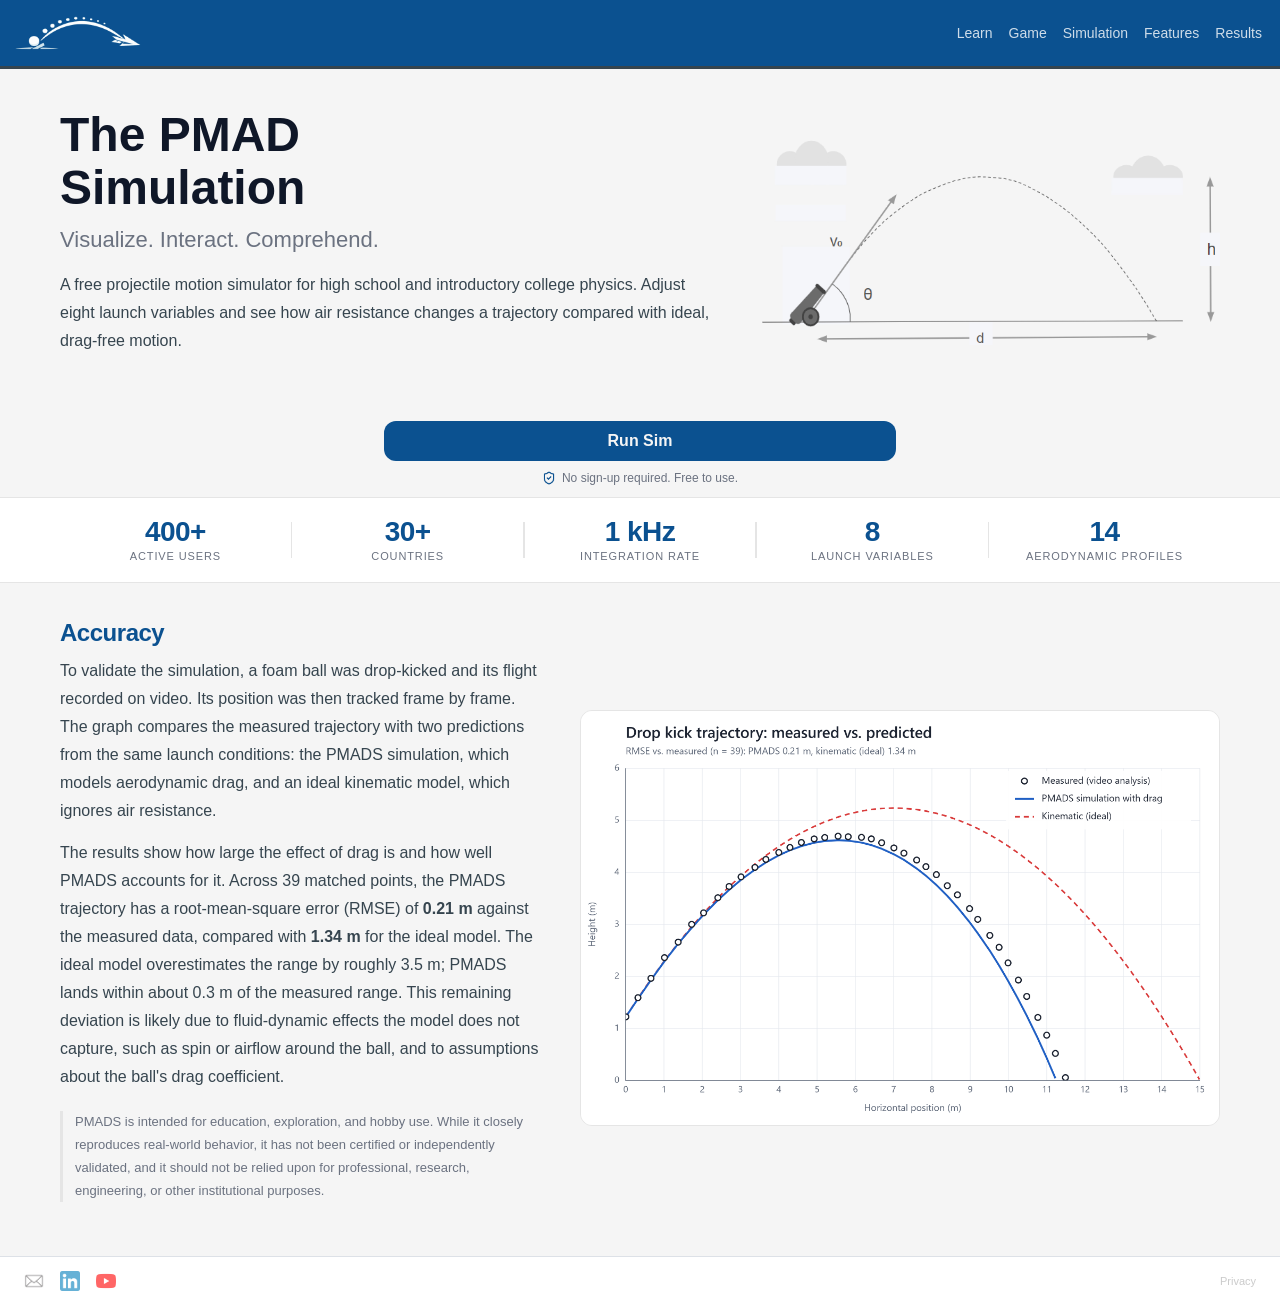
<file: frontend/index.html>
﻿<!DOCTYPE html>
<html lang="en">
<head>
    <meta charset="UTF-8">
    <meta name="viewport" content="width=device-width, initial-scale=1.0">
    <link rel="stylesheet" href="nav.css">
    <link rel="stylesheet" href="styleindex.css">
    <title>PMADS</title>
    <meta property="og:image" content="https://pmad-sim.org/images/logo.png">

    
    <script async src="https://www.googletagmanager.com/gtag/js?id=G-0NVVGN1QVW"></script>
    <script>
        window.dataLayer = window.dataLayer || [];
        function gtag(){dataLayer.push(arguments);}
        gtag('js', new Date());
        gtag('config', 'G-0NVVGN1QVW');
    </script>
</head>
<body>

    <nav>
        <ul>
            <li><a href="index.html"><img src="images/logo.png" id="nav-logo" alt="Logo"></a></li>
            <li><a href="learn.html" class="nav-link">Learn</a></li>
            <li><a href="gameindex.html" class="nav-link">Game</a></li>
            <li><a href="sim.html" class="nav-link">Simulation</a></li>
            <li><a href="features.html" class="nav-link">Features</a></li>
            <li><a href="results.html" class="nav-link">Results</a></li>
        </ul>
    </nav>

    <div id="main">
        <img src="images/trajectory.png" id="img-main" alt="Trajectory diagram">
        <div id="hero-text">
            <h1 id="hero-title">The PMAD<br>Simulation</h1>
            <h2 id="hero-subtitle">Visualize. Interact. Comprehend.</h2>
            <p id="hero-desc">A free projectile motion simulator for high school and introductory college physics. Adjust eight launch variables and see how air resistance changes a trajectory compared with ideal, drag-free motion.</p>
        </div>
    </div>

    <a href="sim.html" id="sim-cta">
        <button id="cta-button">Run Sim</button>
        <div id="cta-privacy">
            <img src="images/shield.png" id="cta-shield" alt="Privacy shield">
            <p id="cta-privacy-text">No sign-up required. Free to use.</p>
        </div>
    </a>

    <div id="stats-strip">
        <div class="stat-item">
            <span class="stat-number">400+</span>
            <span class="stat-label">Active Users</span>
        </div>
        <div class="stat-divider"></div>
        <div class="stat-item">
            <span class="stat-number">30+</span>
            <span class="stat-label">Countries</span>
        </div>
        <div class="stat-divider"></div>
        <div class="stat-item">
            <span class="stat-number">1 kHz</span>
            <span class="stat-label">Integration Rate</span>
        </div>
        <div class="stat-divider"></div>
        <div class="stat-item">
            <span class="stat-number">8</span>
            <span class="stat-label">Launch Variables</span>
        </div>
        <div class="stat-divider"></div>
        <div class="stat-item">
            <span class="stat-number">14</span>
            <span class="stat-label">Aerodynamic Profiles</span>
        </div>
    </div>

    <section id="accuracy">
        <div id="accuracy-text">
            <h2 id="accuracy-title">Accuracy</h2>
            <p class="accuracy-para">To validate the simulation, a foam ball was drop-kicked and its flight recorded on video. Its position was then tracked frame by frame. The graph compares the measured trajectory with two predictions from the same launch conditions: the PMADS simulation, which models aerodynamic drag, and an ideal kinematic model, which ignores air resistance.</p>
            <p class="accuracy-para">The results show how large the effect of drag is and how well PMADS accounts for it. Across 39 matched points, the PMADS trajectory has a root-mean-square error (RMSE) of <strong>0.21&nbsp;m</strong> against the measured data, compared with <strong>1.34&nbsp;m</strong> for the ideal model. The ideal model overestimates the range by roughly 3.5&nbsp;m; PMADS lands within about 0.3&nbsp;m of the measured range. This remaining deviation is likely due to fluid-dynamic effects the model does not capture, such as spin or airflow around the ball, and to assumptions about the ball's drag coefficient.</p>
            <p class="accuracy-para accuracy-note">PMADS is intended for education, exploration, and hobby use. While it closely reproduces real-world behavior, it has not been certified or independently validated, and it should not be relied upon for professional, research, engineering, or other institutional purposes.</p>
        </div>
        <img src="images/trajectory_accuracy.png" id="accuracy-img" alt="Graph of height against horizontal position for a drop-kicked foam ball, comparing measured data with the PMADS drag simulation (RMSE 0.21 m) and an ideal kinematic model (RMSE 1.34 m)">
    </section>

    <footer id='site-footer'>
        <a href='mailto:lucamarsura@pmad-sim.org'><img src='images/email.png' class='footer-icon' alt='Email'></a>
        <a href='https://www.linkedin.com/in/luca-marsura' target='_blank'><img src='images/linkedin.png' class='footer-icon' alt='LinkedIn'></a>
        <a href='https://www.youtube.com/@PMADSim' target='_blank'><img src='images/youtube.png' class='footer-icon' alt='YouTube'></a>
        <a href='privacy.html' id='footer-privacy'>Privacy</a>
    </footer>
</body>
</html>
</file>
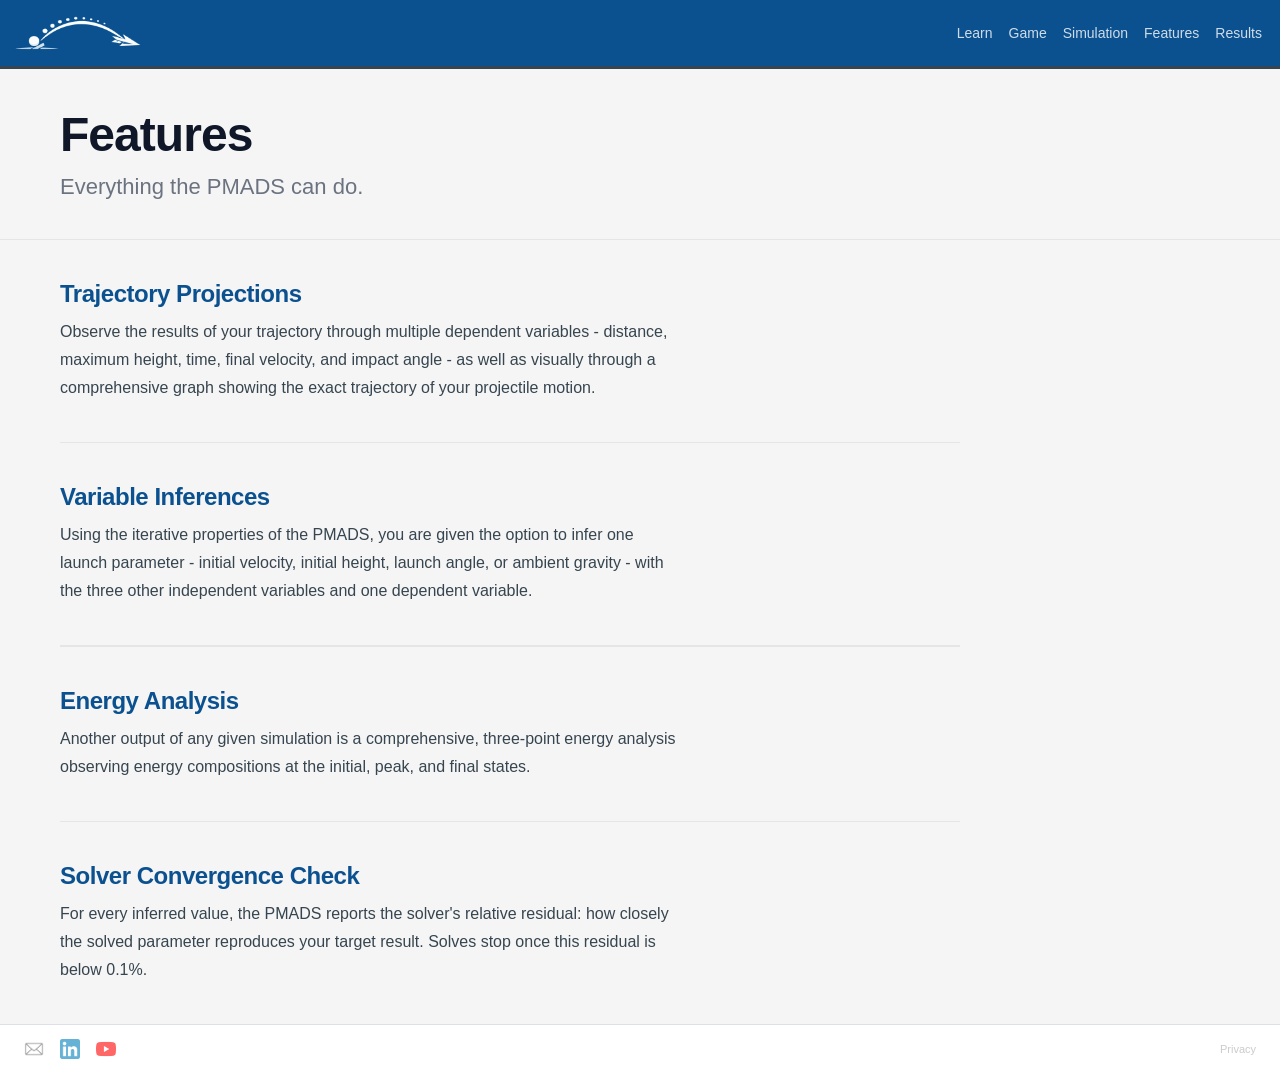
<file: frontend/features.html>
﻿<!DOCTYPE html>
<html lang="en">
<head>
    <meta charset="UTF-8">
    <meta name="viewport" content="width=device-width, initial-scale=1.0">
    <link rel="stylesheet" href="nav.css">
    <link rel="stylesheet" href="styleindex.css">
    <link rel="stylesheet" href="stylefeatures.css">
    <title>Features - PMADS</title>
    <meta property="og:image" content="https://pmad-sim.org/images/logo.png">

    
    <script async src="https://www.googletagmanager.com/gtag/js?id=G-0NVVGN1QVW"></script>
    <script>
        window.dataLayer = window.dataLayer || [];
        function gtag(){dataLayer.push(arguments);}
        gtag('js', new Date());
        gtag('config', 'G-0NVVGN1QVW');
    </script>
</head>
<body>

    <nav>
        <ul>
            <li><a href="index.html"><img src="images/logo.png" id="nav-logo" alt="Logo"></a></li>
            <li><a href="learn.html" class="nav-link">Learn</a></li>
            <li><a href="gameindex.html" class="nav-link">Game</a></li>
            <li><a href="sim.html" class="nav-link">Simulation</a></li>
            <li><a href="features.html" class="nav-link">Features</a></li>
            <li><a href="results.html" class="nav-link">Results</a></li>
        </ul>
    </nav>

    <div id="top">
        <h1 id="features-title">Features</h1>
        <p id="features-subtitle">Everything the PMADS can do.</p>
    </div>

    <div class="list">
        <div class="item">
            <div class="item-text">
                <h2 class="item-title">Trajectory Projections</h2>
                <p class="item-para">Observe the results of your trajectory through multiple dependent variables - distance, maximum height, time, final velocity, and impact angle - as well as visually through a comprehensive graph showing the exact trajectory of your projectile motion.</p>
            </div>
        </div>
        <div class="divider"></div>
        <div class="item">
            <div class="item-text">
                <h2 class="item-title">Variable Inferences</h2>
                <p class="item-para">Using the iterative properties of the PMADS, you are given the option to infer one launch parameter - initial velocity, initial height, launch angle, or ambient gravity - with the three other independent variables and one dependent variable.</p>
            </div>
        </div>
        <div class="divider"></div>
        <div class="item">
            <div class="item-text">
                <h2 class="item-title">Energy Analysis</h2>
                <p class="item-para">Another output of any given simulation is a comprehensive, three-point energy analysis observing energy compositions at the initial, peak, and final states.</p>
            </div>
        </div>
        <div class="divider"></div>
        <div class="item">
            <div class="item-text">
                <h2 class="item-title">Solver Convergence Check</h2>
                <p class="item-para">For every inferred value, the PMADS reports the solver's relative residual: how closely the solved parameter reproduces your target result. Solves stop once this residual is below 0.1%.</p>
            </div>
        </div>
    </div>

    <footer id='site-footer'>
        <a href='mailto:lucamarsura@pmad-sim.org'><img src='images/email.png' class='footer-icon' alt='Email'></a>
        <a href='https://www.linkedin.com/in/luca-marsura' target='_blank'><img src='images/linkedin.png' class='footer-icon' alt='LinkedIn'></a>
        <a href='https://www.youtube.com/@PMADSim' target='_blank'><img src='images/youtube.png' class='footer-icon' alt='YouTube'></a>
        <a href='privacy.html' id='footer-privacy'>Privacy</a>
    </footer>

</body>
</html>
</file>
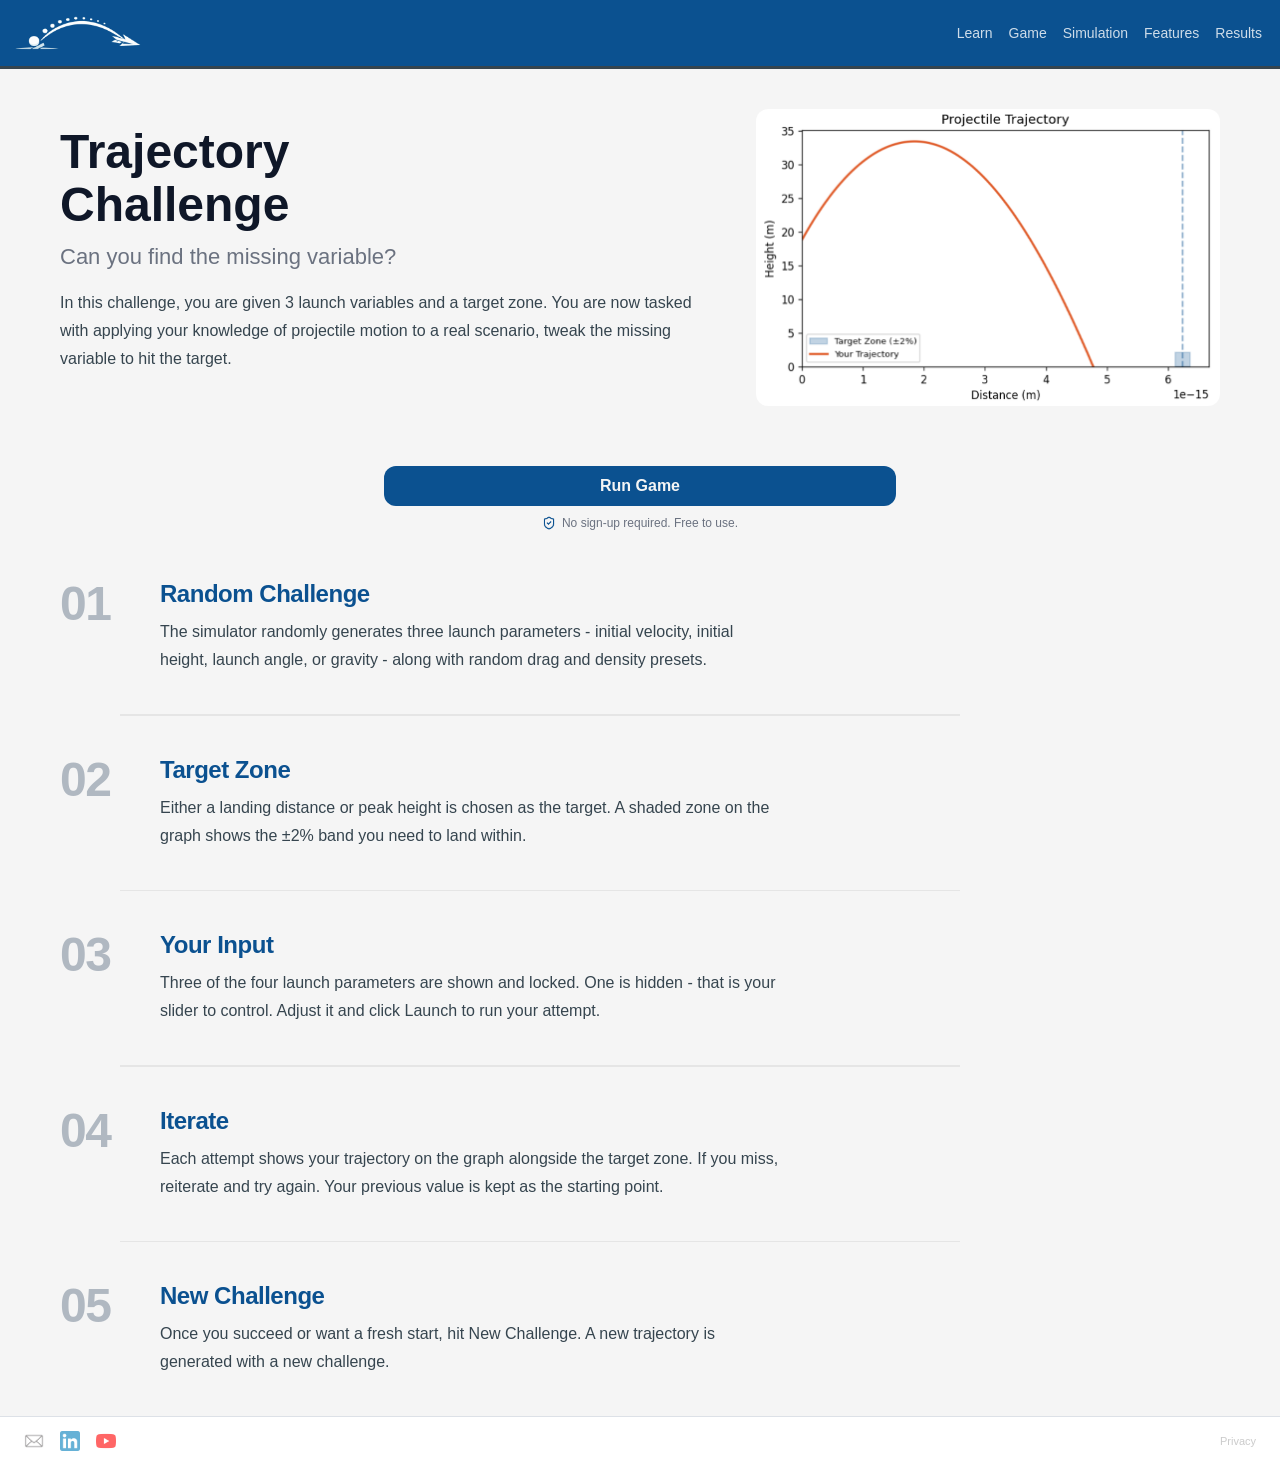
<file: frontend/gameindex.html>
﻿<!DOCTYPE html>
<html lang="en">
<head>
    <meta charset="UTF-8">
    <meta name="viewport" content="width=device-width, initial-scale=1.0">
    <link rel="stylesheet" href="nav.css">
    <link rel="stylesheet" href="styleindex.css">
    <link rel="stylesheet" href="stylegameindex.css">
    <title>Game - PMADS</title>
    <meta property="og:image" content="https://pmad-sim.org/images/logo.png">

    
    <script async src="https://www.googletagmanager.com/gtag/js?id=G-0NVVGN1QVW"></script>
    <script>
        window.dataLayer = window.dataLayer || [];
        function gtag(){dataLayer.push(arguments);}
        gtag('js', new Date());
        gtag('config', 'G-0NVVGN1QVW');
    </script>
</head>
<body>

    <nav>
        <ul>
            <li><a href="index.html"><img src="images/logo.png" id="nav-logo" alt="Logo"></a></li>
            <li><a href="learn.html" class="nav-link">Learn</a></li>
            <li><a href="gameindex.html" class="nav-link">Game</a></li>
            <li><a href="sim.html" class="nav-link">Simulation</a></li>
            <li><a href="features.html" class="nav-link">Features</a></li>
            <li><a href="results.html" class="nav-link">Results</a></li>
        </ul>
    </nav>

    <div id="main">
        <img src="images/gamedemo.png" id="img-main" alt="Game demo">
        <div id="hero-text">
            <h1 id="hero-title">Trajectory<br>Challenge</h1>
            <h2 id="hero-subtitle">Can you find the missing variable?</h2>
            <p id="hero-desc">In this challenge, you are given 3 launch variables and a target zone. You are now tasked with applying your knowledge of projectile motion to a real scenario, tweak the missing variable to hit the target.</p>
        </div>
    </div>

    <a href="game.html" id="game-cta">
        <button id="cta-button">Run Game</button>
        <div id="cta-privacy">
            <img src="images/shield.png" id="cta-shield" alt="Privacy shield">
            <p id="cta-privacy-text">No sign-up required. Free to use.</p>
        </div>
    </a>

    <div class="list">
        <div class="item">
            <div class="item-num">01</div>
            <div class="item-text">
                <h2 class="item-title">Random Challenge</h2>
                <p class="item-para">The simulator randomly generates three launch parameters - initial velocity, initial height, launch angle, or gravity - along with random drag and density presets.</p>
            </div>
        </div>
        <div class="divider"></div>
        <div class="item">
            <div class="item-num">02</div>
            <div class="item-text">
                <h2 class="item-title">Target Zone</h2>
                <p class="item-para">Either a landing distance or peak height is chosen as the target. A shaded zone on the graph shows the ±2% band you need to land within.</p>
            </div>
        </div>
        <div class="divider"></div>
        <div class="item">
            <div class="item-num">03</div>
            <div class="item-text">
                <h2 class="item-title">Your Input</h2>
                <p class="item-para">Three of the four launch parameters are shown and locked. One is hidden - that is your slider to control. Adjust it and click Launch to run your attempt.</p>
            </div>
        </div>
        <div class="divider"></div>
        <div class="item">
            <div class="item-num">04</div>
            <div class="item-text">
                <h2 class="item-title">Iterate</h2>
                <p class="item-para">Each attempt shows your trajectory on the graph alongside the target zone. If you miss, reiterate and try again. Your previous value is kept as the starting point.</p>
            </div>
        </div>
        <div class="divider"></div>
        <div class="item">
            <div class="item-num">05</div>
            <div class="item-text">
                <h2 class="item-title">New Challenge</h2>
                <p class="item-para">Once you succeed or want a fresh start, hit New Challenge. A new trajectory is generated with a new challenge.</p>
            </div>
        </div>
    </div>


    <footer id='site-footer'>
        <a href='mailto:lucamarsura@pmad-sim.org'><img src='images/email.png' class='footer-icon' alt='Email'></a>
        <a href='https://www.linkedin.com/in/luca-marsura' target='_blank'><img src='images/linkedin.png' class='footer-icon' alt='LinkedIn'></a>
        <a href='https://www.youtube.com/@PMADSim' target='_blank'><img src='images/youtube.png' class='footer-icon' alt='YouTube'></a>
        <a href='privacy.html' id='footer-privacy'>Privacy</a>
    </footer>
</body>
</html>
</file>
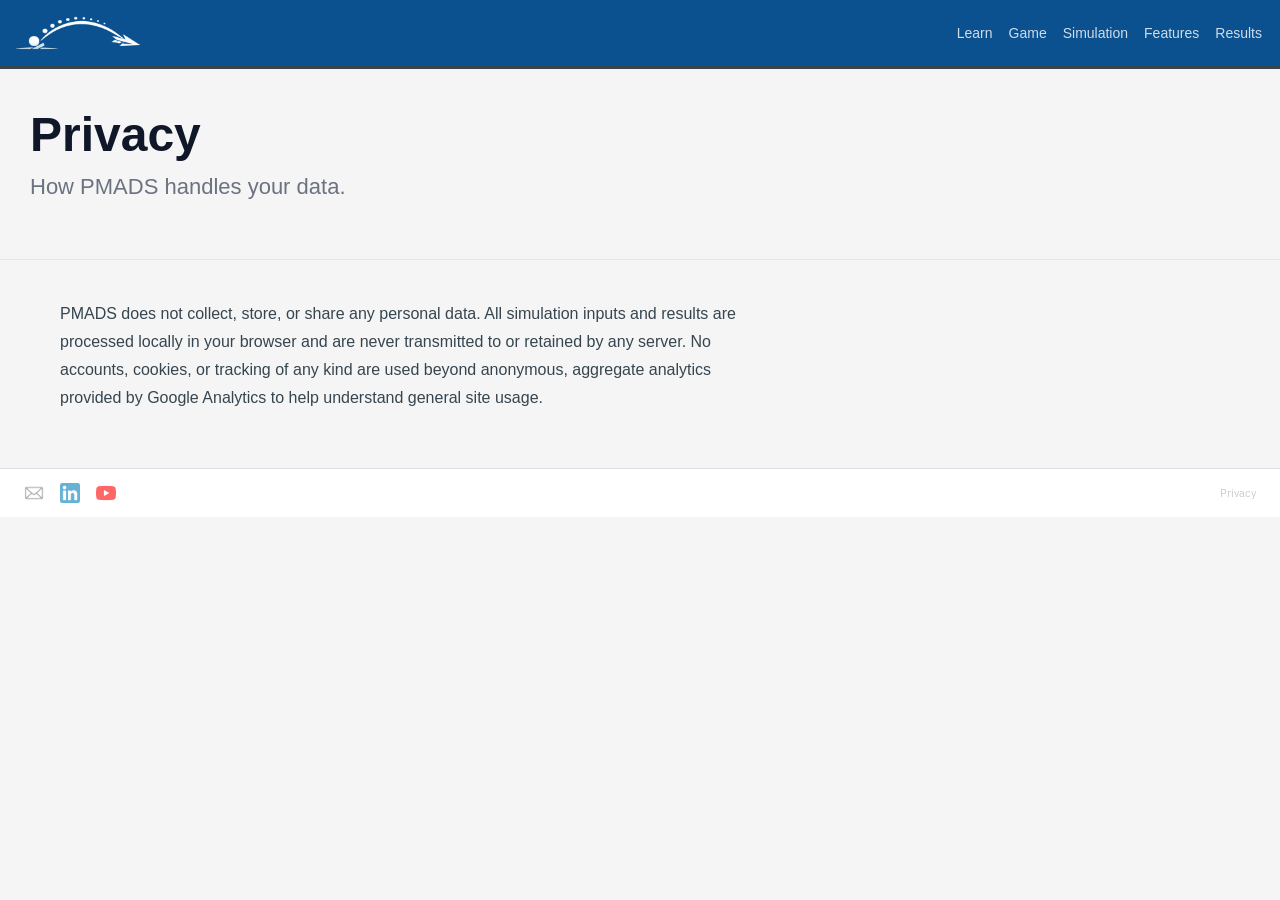
<file: frontend/privacy.html>
<!DOCTYPE html>
<html lang="en">
<head>
    <meta charset="UTF-8">
    <meta name="viewport" content="width=device-width, initial-scale=1.0">
    <link rel="stylesheet" href="nav.css">
    <link rel="stylesheet" href="styleindex.css">
    <link rel="stylesheet" href="stylelearn.css">
    <link rel="stylesheet" href="https://fonts.googleapis.com/css2?family=IBM+Plex+Sans:wght@300;400;500;600;700&family=IBM+Plex+Mono:wght@400;500&display=swap">
    <title>Privacy - PMADS</title>

    <script async src="https://www.googletagmanager.com/gtag/js?id=G-0NVVGN1QVW"></script>
    <script>
        window.dataLayer = window.dataLayer || [];
        function gtag(){dataLayer.push(arguments);}
        gtag('js', new Date());
        gtag('config', 'G-0NVVGN1QVW');
    </script>
</head>
<body>

    <nav>
        <ul>
            <li><a href="index.html"><img src="images/logo.png" id="nav-logo" alt="Logo"></a></li>
            <li><a href="learn.html" class="nav-link">Learn</a></li>
            <li><a href="gameindex.html" class="nav-link">Game</a></li>
            <li><a href="sim.html" class="nav-link">Simulation</a></li>
            <li><a href="features.html" class="nav-link">Features</a></li>
            <li><a href="results.html" class="nav-link">Results</a></li>
        </ul>
    </nav>

    <div id="learn-hero">
        <h1 id="learn-hero-title">Privacy</h1>
        <p id="learn-hero-sub">How PMADS handles your data.</p>
    </div>

    <div class="learn-content">
        <div class="learn-section">
            <p class="learn-para">PMADS does not collect, store, or share any personal data. All simulation inputs and results are processed locally in your browser and are never transmitted to or retained by any server. No accounts, cookies, or tracking of any kind are used beyond anonymous, aggregate analytics provided by Google Analytics to help understand general site usage.</p>
        </div>
    </div>

    <footer id='site-footer'>
        <a href='mailto:lucamarsura@pmad-sim.org'><img src='images/email.png' class='footer-icon' alt='Email'></a>
        <a href='https://www.linkedin.com/in/luca-marsura' target='_blank'><img src='images/linkedin.png' class='footer-icon' alt='LinkedIn'></a>
        <a href='https://www.youtube.com/@PMADSim' target='_blank'><img src='images/youtube.png' class='footer-icon' alt='YouTube'></a>
        <a href='privacy.html' id='footer-privacy'>Privacy</a>
    </footer>
</body>
</html>
</file>
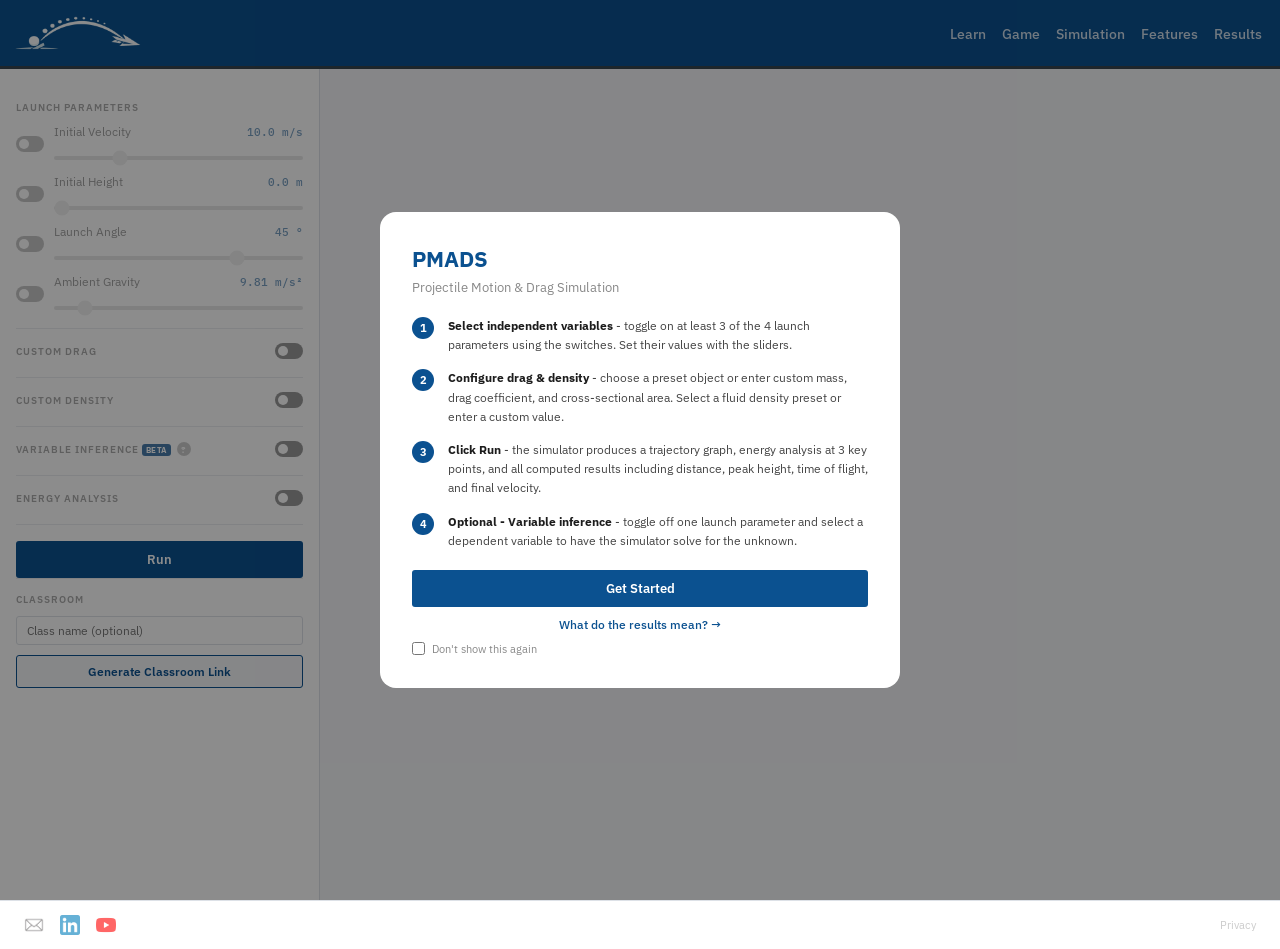
<file: frontend/sim.html>
﻿<!DOCTYPE html>
<html lang="en">
<head>
    <meta charset="UTF-8">
    <meta name="viewport" content="width=device-width, initial-scale=1.0">
    <link rel="stylesheet" href="nav.css">
    <link rel="stylesheet" href="stylesim.css">
    <link rel="stylesheet" href="https://fonts.googleapis.com/css2?family=IBM+Plex+Sans:wght@300;400;500;600;700&family=IBM+Plex+Mono:wght@400;500&display=swap">
    <title>Simulation - PMADS</title>
    <meta property="og:image" content="https://pmad-sim.org/images/logo.png">

    
    <script async src="https://www.googletagmanager.com/gtag/js?id=G-0NVVGN1QVW"></script>
    <script>
        window.dataLayer = window.dataLayer || [];
        function gtag(){dataLayer.push(arguments);}
        gtag('js', new Date());
        gtag('config', 'G-0NVVGN1QVW');
    </script>
</head>
<body>

    <nav>
        <ul>
            <li><a href="index.html"><img src="images/logo.png" id="nav-logo" alt="Logo"></a></li>
            <li><a href="learn.html" class="nav-link">Learn</a></li>
            <li><a href="gameindex.html" class="nav-link">Game</a></li>
            <li><a href="sim.html" class="nav-link">Simulation</a></li>
            <li><a href="features.html" class="nav-link">Features</a></li>
            <li><a href="results.html" class="nav-link">Results</a></li>
        </ul>
    </nav>

    <div id="intro-overlay">
        <div id="intro-modal">
            <h2 id="intro-title">PMADS</h2>
            <p id="intro-subtitle">Projectile Motion & Drag Simulation</p>
            <div id="intro-steps">
                <div class="intro-step">
                    <div class="intro-step-num">1</div>
                    <div class="intro-step-text">
                        <strong>Select independent variables</strong> - toggle on at least 3 of the 4 launch parameters using the switches. Set their values with the sliders.
                    </div>
                </div>
                <div class="intro-step">
                    <div class="intro-step-num">2</div>
                    <div class="intro-step-text">
                        <strong>Configure drag & density</strong> - choose a preset object or enter custom mass, drag coefficient, and cross-sectional area. Select a fluid density preset or enter a custom value.
                    </div>
                </div>
                <div class="intro-step">
                    <div class="intro-step-num">3</div>
                    <div class="intro-step-text">
                        <strong>Click Run</strong> - the simulator produces a trajectory graph, energy analysis at 3 key points, and all computed results including distance, peak height, time of flight, and final velocity.
                    </div>
                </div>
                <div class="intro-step">
                    <div class="intro-step-num">4</div>
                    <div class="intro-step-text">
                        <strong>Optional - Variable inference</strong> - toggle off one launch parameter and select a dependent variable to have the simulator solve for the unknown.
                    </div>
                </div>
            </div>
            <div id="intro-actions">
                <button id="intro-close-btn">Get Started</button>
                <a href="results.html" id="intro-results-link">What do the results mean? →</a>
            </div>
            <label id="intro-skip-label">
                <input type="checkbox" id="intro-skip-check"> Don't show this again
            </label>
        </div>
    </div>

    <div id="sim-layout">
        <div id="sim-left">
            <form id="parameters">
                <div class="section">
                    <div class="section-label">Launch Parameters</div>
                    <div class="slider-row" id="row-ivelocity">
                        <label class="toggle">
                            <input id="check-ivelocity" type="checkbox" name="independent-var">
                            <span class="toggle-track"></span>
                        </label>
                        <div class="slider-body">
                            <div class="slider-header">
                                <span class="slider-name">Initial Velocity</span>
                                <span class="slider-readout" id="ivelocity-label">10.0 m/s</span>
                            </div>
                            <input id="ivelocity" type="range" min="0" max="40" value="10" step="0.1" disabled class="slider">
                        </div>
                    </div>
                    <div class="slider-row" id="row-iheight">
                        <label class="toggle">
                            <input id="check-iheight" type="checkbox" name="independent-var">
                            <span class="toggle-track"></span>
                        </label>
                        <div class="slider-body">
                            <div class="slider-header">
                                <span class="slider-name">Initial Height</span>
                                <span class="slider-readout" id="iheight-label">0.0 m</span>
                            </div>
                            <input id="iheight" type="range" min="0" max="20" value="0" step="0.1" disabled class="slider">
                        </div>
                    </div>
                    <div class="slider-row" id="row-iangle">
                        <label class="toggle">
                            <input id="check-iangle" type="checkbox" name="independent-var">
                            <span class="toggle-track"></span>
                        </label>
                        <div class="slider-body">
                            <div class="slider-header">
                                <span class="slider-name">Launch Angle</span>
                                <span class="slider-readout" id="iangle-label">45 °</span>
                            </div>
                            <input id="iangle" type="range" min="-90" max="90" value="45" step="1" disabled class="slider">
                        </div>
                    </div>
                    <div class="slider-row" id="row-gravity">
                        <label class="toggle">
                            <input id="check-gravity" type="checkbox" name="independent-var">
                            <span class="toggle-track"></span>
                        </label>
                        <div class="slider-body">
                            <div class="slider-header">
                                <span class="slider-name">Ambient Gravity</span>
                                <span class="slider-readout" id="gravity-label">9.81 m/s²</span>
                            </div>
                            <input id="gravity" type="range" min="0" max="100" value="9.81" step="0.01" disabled class="slider">
                        </div>
                    </div>
                </div>
                <div class="section">
                    <div class="section-label-row">
                        <span class="section-label">Custom Drag</span>
                        <label class="toggle">
                            <input id="check-drag-custom" type="checkbox">
                            <span class="toggle-track"></span>
                        </label>
                    </div>
                    <div id="drag-preset-wrap" style="display:none;">
                        <select id="drag-preset-select" class="dropdown">
                            <option value="" disabled selected>Select a preset</option>
                            <optgroup label="Balls">
                                <option value="aeropreset_baseball">Baseball</option>
                                <option value="aeropreset_football">Football</option>
                                <option value="aeropreset_ppball">Ping Pong Ball</option>
                                <option value="aeropreset_tennisball">Tennis Ball</option>
                                <option value="aeropreset_soccerball">Soccer Ball</option>
                                <option value="aeropreset_paperball">Paper Ball</option>
                                <option value="aeropreset_golfball">Golf Ball</option>
                                <option value="aeropreset_basketball">Basketball</option>
                                <option value="aeropreset_bowlingball">Bowling Ball</option>
                            </optgroup>
                            <optgroup label="Lift or orientation dependent (illustrative)">
                                <option value="aeropreset_paperplane">Paper Plane</option>
                                <option value="aeropreset_frisbee">Frisbee</option>
                                <option value="aeropreset_arrow">Arrow</option>
                                <option value="aeropreset_spear">Spear</option>
                                <option value="aeropreset_shuttlecock">Badminton Shuttlecock</option>
                            </optgroup>
                            <option value="custom">Custom</option>
                        </select>
                        <p class="preset-note" id="drag-preset-note" style="display:none;">Illustrative only. This object's real flight depends on lift, orientation, or spin, which the model does not include. <a href="learn.html#limits">Model limits</a></p>
                    </div>
                    <div id="drag-custom-wrap" style="display:none;">
                        <div class="slider-header">
                            <span class="slider-name">Mass</span>
                            <span class="slider-readout" id="mass-label">0.1450 kg</span>
                        </div>
                        <input id="mass" type="range" min="0.001" max="10" value="0.145" step="0.001" class="slider" disabled>
                        <div class="slider-header">
                            <span class="slider-name">Drag Coefficient</span>
                            <span class="slider-readout" id="cd-label">0.350</span>
                        </div>
                        <input id="cd" type="range" min="0.001" max="1" value="0.35" step="0.001" class="slider" disabled>
                        <div class="slider-header">
                            <span class="slider-name">Cross-Sectional Area</span>
                            <span class="slider-readout" id="area-label">0.00420 m²</span>
                        </div>
                        <input id="area" type="range" min="0.00001" max="0.1" value="0.0042" step="0.00001" class="slider" disabled>
                    </div>
                </div>
                <div class="section">
                    <div class="section-label-row">
                        <span class="section-label">Custom Density</span>
                        <label class="toggle">
                            <input id="check-density-custom" type="checkbox">
                            <span class="toggle-track"></span>
                        </label>
                    </div>
                    <div id="density-preset-wrap" style="display:none;">
                        <select id="density-preset-select" class="dropdown">
                            <option value="" disabled selected>Select a preset</option>
                            <optgroup label="Gases">
                                <option value="denpreset_air">Air</option>
                                <option value="denpreset_highaltair">High-Altitude Air</option>
                                <option value="denpreset_vacuum">Vacuum</option>
                            </optgroup>
                            <optgroup label="Liquids (illustrative)">
                                <option value="denpreset_water">Water</option>
                                <option value="denpreset_oil">Oil</option>
                                <option value="denpreset_syrup">Syrup</option>
                                <option value="denpreset_moltenmetal">Molten Metal</option>
                            </optgroup>
                            <option value="custom">Custom</option>
                        </select>
                        <p class="preset-note" id="density-preset-note" style="display:none;">Illustrative only. In liquids, buoyancy and viscous drag matter a lot, and the model includes neither. A light object that would float will still be shown falling. <a href="learn.html#limits">Model limits</a></p>
                    </div>
                    <div id="density-custom-wrap" style="display:none;">
                        <div class="slider-header">
                            <span class="slider-name">Fluid Density</span>
                            <span class="slider-readout" id="density-label">1.2250 kg/m³</span>
                        </div>
                        <input id="density" type="range" min="0.0001" max="7000" step="0.0001" value="1.225" class="slider" disabled>
                    </div>
                </div>

                <div class="section">
                    <div class="section-label-row">
                        <span class="section-label-group">
                            <span class="section-label">Variable Inference <span class="beta-tag">beta</span></span>
                            <span class="info-tip" tabindex="0">?<span class="tip-box">Solves for one unknown launch variable (velocity, height, angle, or gravity) given a known outcome (distance, peak height, time, or final velocity). Uses iterative simulation, stopping once the result is within 0.1% of the target (convergence tolerance). When two launch angles give the same result, the lower angle is returned.</span></span>
                        </span>
                        <label class="toggle">
                            <input id="check-inference" type="checkbox">
                            <span class="toggle-track"></span>
                        </label>
                    </div>
                    <div id="inference-wrap" style="display:none;">
                        <select id="dep-var-select" class="dropdown">
                            <option value="" disabled selected>Select variable to solve for</option>
                            <option value="radio-distance">Distance</option>
                            <option value="radio-maxheight">Peak Height</option>
                            <option value="radio-time">Time of Flight</option>
                            <option value="radio-fvelocity">Final Velocity</option>
                        </select>
                        <div id="dependent-section" style="display:none;">
                            <div class="slider-header">
                                <span class="slider-name" id="dependent-name">Target Value</span>
                                <span class="slider-readout" id="dependent-readout">10.0</span>
                            </div>
                            <input id="dependent-slider" type="range" min="0" max="50" value="10" step="0.1" class="slider">
                        </div>
                    </div>
                    <div style="display:none;">
                        <input id="radio-distance"  type="radio" name="dependent-var" value="radio-distance">
                        <input id="radio-maxheight" type="radio" name="dependent-var" value="radio-maxheight">
                        <input id="radio-time"      type="radio" name="dependent-var" value="radio-time">
                        <input id="radio-fvelocity" type="radio" name="dependent-var" value="radio-fvelocity">
                    </div>
                </div>
                <div class="section">
                    <div class="section-label-row">
                        <span class="section-label">Energy Analysis</span>
                        <label class="toggle">
                            <input id="check-energy" type="checkbox">
                            <span class="toggle-track"></span>
                        </label>
                    </div>
                </div>

                <button type="submit" id="submit-btn">Run</button>

                <div class="section" id="classroom-section">
                    <div class="section-label">Classroom</div>
                    <input type="text" id="classroom-title" class="classroom-input" placeholder="Class name (optional)">
                    <button type="button" id="generate-link-btn">Generate Classroom Link</button>
                    <div id="classroom-link-box" style="display:none;">
                        <input type="text" id="classroom-link-output" class="classroom-link-output" readonly>
                        <button type="button" id="copy-link-btn">Copy</button>
                    </div>
                </div>

            </form>
        </div>
        <div id="sim-right">
            <div id="placeholder">
                <p>Configure parameters and run</p>
            </div>
            <div id="output" style="display:none;">
                <div id="error-banner" style="display:none;">
                    <p id="error-message"></p>
                </div>
                <div id="results-content">
                    <div id="top-results">
                        <div id="stats-panel">
                            <div class="panel-heading">Trajectory Results</div>
                            <div id="trajectory-results" class="result-table"></div>
                            <div class="panel-heading">Parameters</div>
                            <div id="parameter-results" class="result-table"></div>
                        </div>
                        <div id="trajectory-section">
                            <div class="panel-heading">Trajectory</div>
                            <img id="trajectory-graph" alt="Trajectory Graph">
                        </div>
                    </div>
                    <div id="energy-section">
                        <div id="energy-left">
                            <div class="panel-heading">Energy Analysis</div>
                            <div id="energy-results" class="result-table"></div>
                        </div>
                        <div id="energy-right">
                            <div class="panel-heading">Energy Graph</div>
                            <img id="energy-graph" alt="Energy Graph">
                        </div>
                    </div>
                </div>
                <div id="results-guide-link">
                    <a href="results.html">What do these results mean? →</a>
                </div>
            </div>
        </div>
    </div>

    <script>
        // Intro modal
        if (!localStorage.getItem("pmad_skip_intro")) {
            document.getElementById("intro-overlay").style.display = "flex";
        }
        document.getElementById("intro-close-btn").addEventListener("click", function() {
            if (document.getElementById("intro-skip-check").checked) {
                localStorage.setItem("pmad_skip_intro", "1");
            }
            document.getElementById("intro-overlay").style.display = "none";
        });

        const units = {
            ivelocity: "m/s", iheight: "m", iangle: "°", gravity: "m/s²", mass: "kg", cd: "", area: "m²", density: "kg/m³"
        };

        const decimals = {
            ivelocity: 1, iheight: 1, iangle: 0, gravity: 2, mass: 4, cd: 3, area: 5, density: 4
        };

        const dragPresets = {
            aeropreset_baseball: { mass: 0.145, cd: 0.35, area: 0.0042 }, aeropreset_football: { mass: 0.415, cd: 0.06, area: 0.0365 }, aeropreset_ppball: { mass: 0.0027, cd: 0.445, area: 0.00126 }, aeropreset_tennisball: { mass: 0.057, cd: 0.6, area: 0.0035 }, aeropreset_soccerball: { mass: 0.415, cd: 0.25, area: 0.0375 }, aeropreset_paperplane: { mass: 0.004, cd: 0.005, area: 0.002 }, aeropreset_paperball: { mass: 0.04, cd: 0.55, area: 0.0028 }, aeropreset_golfball: { mass: 0.046, cd: 0.24, area: 0.00143 }, aeropreset_basketball: { mass: 0.623, cd: 0.47, area: 0.0456 }, aeropreset_bowlingball: { mass: 7.0, cd: 0.47, area: 0.0366 }, aeropreset_frisbee: { mass: 0.175, cd: 0.08, area: 0.0707 }, aeropreset_arrow: { mass: 0.025, cd: 0.004, area: 0.00005 }, aeropreset_spear: { mass: 0.4, cd: 0.04, area: 0.00008 }, aeropreset_shuttlecock: { mass: 0.005, cd: 0.60, area: 0.0029 }
        };

        const densityPresets = {
            denpreset_air: { density: 1.225 }, denpreset_water: { density: 1000 }, denpreset_oil: { density: 870 }, denpreset_vacuum: { density: 0.0001 }, denpreset_highaltair: { density: 0.4 }, denpreset_syrup: { density: 1380 }, denpreset_moltenmetal: { density: 6980 }
        };

        // Presets outside the model's validity (lift/orientation, buoyancy/viscous drag)
        const illustrativeDrag = ["aeropreset_paperplane", "aeropreset_frisbee", "aeropreset_arrow", "aeropreset_spear", "aeropreset_shuttlecock"];
        const illustrativeDensity = ["denpreset_water", "denpreset_oil", "denpreset_syrup", "denpreset_moltenmetal"];

        const depVarConfig = {
            "radio-distance": { name: "Distance Traveled", id: "distance", min: 0, max: 200, step: 0.1, unit: "m"   }, "radio-maxheight": { name: "Peak Height", id: "maxheight", min: 0, max: 100, step: 0.1, unit: "m"   }, "radio-time": { name: "Time", id: "time", min: 0, max: 30, step: 0.1, unit: "s"   }, "radio-fvelocity": { name: "Final Velocity", id: "fvelocity", min: 0, max: 40, step: 0.1, unit: "m/s" }
        };

        let depVarSliderId = null;


        function updateLabel(id, value) {
            const label = document.getElementById(id + "-label");
            if (label) {
                const unit = units[id] ? " " + units[id] : "";
                label.textContent = parseFloat(value).toFixed(decimals[id] ?? 2) + unit;
            }
        }

        function makeReadoutEditable(labelId, sliderId, unitStr, decimalPlaces) {
            const label = document.getElementById(labelId);
            const slider = document.getElementById(sliderId);
            if (!label || !slider) return;

            label.style.cursor = "pointer";

            label.addEventListener("click", function() {
                if (slider.disabled) return;
                if (label.querySelector("input")) return;

                const current = parseFloat(slider.value);
                const input = document.createElement("input");
                input.type = "number";
                input.value = current;
                input.step = slider.step;
                input.className = "readout-edit";
                label.textContent = "";
                label.appendChild(input);
                input.focus();
                input.select();

                let committed = false;
                function commit() {
                    if (committed) return;
                    committed = true;
                    const typed = parseFloat(input.value);
                    let val = isNaN(typed) ? parseFloat(slider.value) : typed;
                    val = Math.min(Math.max(val, parseFloat(slider.min)), parseFloat(slider.max));
                    slider.value = val;
                    const unit = unitStr ? " " + unitStr : "";
                    label.textContent = val.toFixed(decimalPlaces) + unit;
                    slider.dispatchEvent(new Event("input"));
                }
                input.addEventListener("blur", commit);
                input.addEventListener("keydown", function(e) {
                    if (e.key === "Enter") { e.preventDefault(); commit(); }
                    if (e.key === "Escape") {
                        committed = true;
                        const unit = unitStr ? " " + unitStr : "";
                        label.textContent = parseFloat(slider.value).toFixed(decimalPlaces) + unit;
                    }
                });
            });
        }

        makeReadoutEditable("ivelocity-label",  "ivelocity",        "m/s",    1);
        makeReadoutEditable("iheight-label",    "iheight",          "m",      1);
        makeReadoutEditable("iangle-label",     "iangle",           "°",      0);
        makeReadoutEditable("gravity-label",    "gravity",          "m/s²",   2);
        makeReadoutEditable("mass-label",       "mass",             "kg",     4);
        makeReadoutEditable("cd-label",         "cd",               "",       3);
        makeReadoutEditable("area-label",       "area",             "m²",     5);
        makeReadoutEditable("density-label",    "density",          "kg/m³",  4);

        (function() {
            const label = document.getElementById("dependent-readout");
            const slider = document.getElementById("dependent-slider");
            label.style.cursor = "pointer";
            label.addEventListener("click", function() {
                if (label.querySelector("input")) return;
                const config = depVarConfig[document.getElementById("dep-var-select").value];
                if (!config) return;
                const input = document.createElement("input");
                input.type = "number";
                input.value = parseFloat(slider.value);
                input.step = slider.step;
                input.className = "readout-edit";
                label.textContent = "";
                label.appendChild(input);
                input.focus();
                input.select();
                let committed = false;
                function commit() {
                    if (committed) return;
                    committed = true;
                    let val = parseFloat(input.value);
                    if (isNaN(val)) val = parseFloat(slider.value);
                    val = Math.min(Math.max(val, parseFloat(slider.min)), parseFloat(slider.max));
                    slider.value = val;
                    label.textContent = val.toFixed(1) + " " + config.unit;
                    slider.dispatchEvent(new Event("input"));
                }
                input.addEventListener("blur", commit);
                input.addEventListener("keydown", function(e) {
                    if (e.key === "Enter") { e.preventDefault(); commit(); }
                    if (e.key === "Escape") { committed = true; label.textContent = parseFloat(slider.value).toFixed(1) + " " + config.unit; }
                });
            });
        })();

        function makeRow(label, value) {
            const row = document.createElement("div");
            row.className = "result-row";
            row.innerHTML = '<span class="result-label">' + label + '</span><span class="result-value">' + value + '</span>';
            return row;
        }


        document.querySelectorAll("input[name='independent-var']").forEach(function(checkbox) {
            checkbox.addEventListener("change", function() {
                const sliderId = this.id.replace("check-", "");
                const slider = document.getElementById(sliderId);
                const row = document.getElementById("row-" + sliderId);
                if (slider) slider.disabled = !this.checked;
                if (row)    row.classList.toggle("active", this.checked);
            });
        });

        document.querySelectorAll(".slider").forEach(function(slider) {
            slider.addEventListener("input", function() { updateLabel(this.id, this.value); });
        });

        ["ivelocity", "iheight", "iangle", "gravity", "mass", "cd", "area", "density"].forEach(function(id) {
            const el = document.getElementById(id);
            if (el) updateLabel(id, el.value);
        });

        function activateDepVar(radioValue) {
            const config = depVarConfig[radioValue];
            if (!config) return;
            depVarSliderId = config.id;
            const section = document.getElementById("dependent-section");
            const slider = document.getElementById("dependent-slider");
            const midVal = ((config.min + config.max) / 2).toFixed(1);
            section.style.display = "block";
            slider.min = config.min;
            slider.max = config.max;
            slider.step = config.step;
            slider.value = midVal;
            document.getElementById("dependent-name").textContent = config.name;
            document.getElementById("dependent-readout").textContent = midVal + " " + config.unit;
            slider.oninput = function() {
                document.getElementById("dependent-readout").textContent = parseFloat(this.value).toFixed(1) + " " + config.unit;
            };
        }

        document.querySelectorAll("input[name='dependent-var']").forEach(function(radio) {
            radio.addEventListener("change", function() { activateDepVar(this.value); });
        });

        document.getElementById("check-inference").addEventListener("change", function() {
            document.getElementById("inference-wrap").style.display = this.checked ? "flex" : "none";
            if (!this.checked) {
                document.getElementById("dependent-section").style.display = "none";
                document.getElementById("dep-var-select").value = "";
                depVarSliderId = null;
                document.querySelectorAll("input[name='dependent-var']").forEach(function(r) { r.checked = false; });
            }
        });

        document.getElementById("dep-var-select").addEventListener("change", function() {
            const radio = document.getElementById(this.value);
            if (radio) { radio.checked = true; radio.dispatchEvent(new Event("change")); }
        });


        document.getElementById("check-drag-custom").addEventListener("change", function() {
            const on = this.checked;
            document.getElementById("drag-preset-wrap").style.display = on ? "block" : "none";
            document.getElementById("drag-custom-wrap").style.display = "none";
            document.getElementById("mass").disabled = true;
            document.getElementById("cd").disabled = true;
            document.getElementById("area").disabled = true;
        });

        document.getElementById("check-density-custom").addEventListener("change", function() {
            const on = this.checked;
            document.getElementById("density-preset-wrap").style.display = on ? "block" : "none";
            document.getElementById("density-custom-wrap").style.display = "none";
            document.getElementById("density").disabled = true;
        });

        document.getElementById("drag-preset-select").addEventListener("change", function() {
            const isCustom = this.value === "custom";
            document.getElementById("drag-custom-wrap").style.display = isCustom ? "block" : "none";
            document.getElementById("mass").disabled = !isCustom;
            document.getElementById("cd").disabled = !isCustom;
            document.getElementById("area").disabled = !isCustom;
            document.getElementById("drag-preset-note").style.display = illustrativeDrag.includes(this.value) ? "block" : "none";
            if (!isCustom) {
                const preset = dragPresets[this.value];
                if (!preset) return;
                ["mass", "cd", "area"].forEach(function(id) {
                    document.getElementById(id).value = preset[id];
                    updateLabel(id, preset[id]);
                });
            }
        });

        document.getElementById("density-preset-select").addEventListener("change", function() {
            const isCustom = this.value === "custom";
            document.getElementById("density-custom-wrap").style.display = isCustom ? "block" : "none";
            document.getElementById("density").disabled = !isCustom;
            document.getElementById("density-preset-note").style.display = illustrativeDensity.includes(this.value) ? "block" : "none";
            if (!isCustom) {
                const preset = densityPresets[this.value];
                if (!preset) return;
                document.getElementById("density").value = preset.density;
                updateLabel("density", preset.density);
            }
        });

        document.getElementById("parameters").addEventListener("submit", function(e) {
            e.preventDefault();

            const depSelected = document.querySelector("input[name='dependent-var']:checked");
            const dragOn = document.getElementById("check-drag-custom").checked;
            const densityOn = document.getElementById("check-density-custom").checked;
            const indepCount = document.querySelectorAll("input[name='independent-var']:checked").length;

            const inferenceOn = document.getElementById("check-inference").checked;
            if (inferenceOn) {
                if (indepCount < 3)   { alert("Please select at least 3 independent variables."); return; }
                if (!depSelected)     { alert("Please select a variable to solve for."); return; }
            } else {
                if (indepCount < 4)   { alert("Enable all 4 independent variables, or turn on Variable Inference to solve for one."); return; }
            }

            const data = {};

            ["ivelocity", "iheight", "iangle", "gravity"].forEach(function(id) {
                data[id] = document.getElementById("check-" + id).checked ? document.getElementById(id).value : "";
            });

            ["distance", "maxheight", "time", "fvelocity"].forEach(function(id) { data[id] = ""; });
            if (depSelected && depVarSliderId) data[depVarSliderId] = document.getElementById("dependent-slider").value;

            data["mass"] = document.getElementById("mass").value;
            data["cd"] = document.getElementById("cd").value;
            data["area"] = document.getElementById("area").value;
            data["density"] = document.getElementById("density").value;
            const dragPresetVal = dragOn ? document.getElementById("drag-preset-select").value : "aeropreset_baseball";
            const denPresetVal = densityOn ? document.getElementById("density-preset-select").value : "denpreset_air";
            data["aeropreset"] = (dragPresetVal && dragPresetVal !== "custom") ? dragPresetVal : "";
            data["denpreset"] = (denPresetVal && denPresetVal !== "custom") ? denPresetVal : "";
            data["dep"] = depSelected ? depSelected.value : "";

            const btn = document.getElementById("submit-btn");
            btn.textContent = "Running...";
            btn.disabled = true;

            fetch("/run", { method: "POST", headers: { "Content-Type": "application/json" }, body: JSON.stringify(data) })
                .then(function(response) { return response.json(); })
                .then(function(result) { btn.textContent = "Run"; btn.disabled = false; showResults(result); })
                .catch(function(err)   { btn.textContent = "Run"; btn.disabled = false; alert("Error: " + err); });
        });


        function showResults(result) {
            document.getElementById("placeholder").style.display = "none";
            document.getElementById("output").style.display = "block";

            const errorBanner = document.getElementById("error-banner");
            const trajResults = document.getElementById("trajectory-results");
            const paramResults = document.getElementById("parameter-results");
            const energyResults = document.getElementById("energy-results");

            trajResults.innerHTML = paramResults.innerHTML = energyResults.innerHTML = "";

            if (result.error) {
                errorBanner.style.display = "block";
                document.getElementById("error-message").textContent = result.error;
                document.getElementById("results-content").style.display = "none";
                return;
            }

            errorBanner.style.display = "none";
            document.getElementById("results-content").style.display = "block";

            const energyEnabled = document.getElementById("check-energy").checked;
            document.getElementById("energy-section").style.display = energyEnabled ? "grid" : "none";

            const trajImg = document.getElementById("trajectory-graph");
            trajImg.onload = function() {
                const statsH = document.getElementById("stats-panel").offsetHeight;
                document.getElementById("trajectory-section").style.height = statsH + "px";
            };
            trajImg.src = "data:image/png;base64," + result.graph1;
            document.getElementById("energy-graph").src = "data:image/png;base64," + result.graph2;

            let section = "traj";
            const inferenceOn = document.getElementById("check-inference").checked;

            result.prints.forEach(function(line) {
                if (line === "Trajectory Data:")  { section = "traj";   return; }
                if (line === "Parameters:")       { section = "param";  return; }
                if (line === "Energy Analysis:")  { section = "energy"; return; }
                if (line === "" || !line.includes(":")) return;

                const colon = line.indexOf(":");
                const label = line.slice(0, colon).trim();
                const val = line.slice(colon + 1).trim();

                if (!inferenceOn && (label === "Solver Relative Residual (0-1)" || label === "Iterations Completed")) return;

                if (section === "traj")   trajResults.appendChild(makeRow(label, val));
                if (section === "param")  paramResults.appendChild(makeRow(label, val));
                if (section === "energy") energyResults.appendChild(makeRow(label, val));
            });

            document.getElementById("sim-right").scrollTop = 0;
        }


        // - Classroom link generation  - 
        document.getElementById("generate-link-btn").addEventListener("click", function() {
            const p = new URLSearchParams();

            const title = document.getElementById("classroom-title").value.trim();
            if (title) p.set("title", title);

            ["ivelocity", "iheight", "iangle", "gravity"].forEach(function(id) {
                p.set(id, document.getElementById(id).value);
                p.set(id + "_on", document.getElementById("check-" + id).checked ? "1" : "0");
            });

            const dragSel = document.querySelector("input[name='drag-option']:checked");
            if (dragSel) {
                p.set("drag", dragSel.id === "radio-drag-preset" ? "preset" : "custom");
                if (dragSel.id === "radio-drag-preset") {
                    p.set("dragp", document.getElementById("drag-preset-select").value);
                }
            }
            ["mass", "cd", "area"].forEach(function(id) { p.set(id, document.getElementById(id).value); });

            const denSel = document.querySelector("input[name='density-option']:checked");
            if (denSel) {
                p.set("den", denSel.id === "radio-density-preset" ? "preset" : "custom");
                if (denSel.id === "radio-density-preset") {
                    p.set("denp", document.getElementById("density-preset-select").value);
                }
            }
            p.set("density", document.getElementById("density").value);

            const depSel = document.querySelector("input[name='dependent-var']:checked");
            if (depSel) {
                p.set("dep", depSel.value);
                p.set("depv", document.getElementById("dependent-slider").value);
            }

            const url = window.location.origin + window.location.pathname + "?" + p.toString();
            const box = document.getElementById("classroom-link-box");
            document.getElementById("classroom-link-output").value = url;
            box.style.display = "flex";

            gtag("event", "classroom_link_generated", { classroom_title: title || "(untitled)" });
        });

        document.getElementById("copy-link-btn").addEventListener("click", function() {
            const input = document.getElementById("classroom-link-output");
            navigator.clipboard.writeText(input.value).then(function() {
                const btn = document.getElementById("copy-link-btn");
                btn.textContent = "Copied!";
                setTimeout(function() { btn.textContent = "Copy"; }, 2000);
            });
        });

        // - Load from URL params on page load  - 
        (function() {
            const p = new URLSearchParams(window.location.search);
            if (!p.has("ivelocity")) return;

            gtag("event", "classroom_link_opened", { classroom_title: p.get("title") || "(untitled)" });

            const title = p.get("title");
            if (title) {
                document.getElementById("classroom-title").value = title;
                const banner = document.createElement("div");
                banner.id = "classroom-banner";
                banner.textContent = title;
                document.getElementById("sim-right").prepend(banner);
            }

            ["ivelocity", "iheight", "iangle", "gravity"].forEach(function(id) {
                const val = p.get(id);
                const on  = p.get(id + "_on") === "1";
                if (val !== null) {
                    document.getElementById(id).value = val;
                    updateLabel(id, val);
                }
                const checkbox = document.getElementById("check-" + id);
                checkbox.checked = on;
                checkbox.dispatchEvent(new Event("change"));
            });

            const drag = p.get("drag");
            if (drag === "preset") {
                document.getElementById("radio-drag-preset").checked = true;
                document.getElementById("radio-drag-preset").dispatchEvent(new Event("change"));
                const dragp = p.get("dragp");
                if (dragp) {
                    document.getElementById("drag-preset-select").value = dragp;
                    document.getElementById("drag-preset-select").dispatchEvent(new Event("change"));
                }
            } else if (drag === "custom") {
                document.getElementById("radio-drag-custom").checked = true;
                document.getElementById("radio-drag-custom").dispatchEvent(new Event("change"));
                ["mass", "cd", "area"].forEach(function(id) {
                    const v = p.get(id);
                    if (v !== null) { document.getElementById(id).value = v; updateLabel(id, v); }
                });
            }

            const den = p.get("den");
            if (den === "preset") {
                document.getElementById("radio-density-preset").checked = true;
                document.getElementById("radio-density-preset").dispatchEvent(new Event("change"));
                const denp = p.get("denp");
                if (denp) {
                    document.getElementById("density-preset-select").value = denp;
                    document.getElementById("density-preset-select").dispatchEvent(new Event("change"));
                }
            } else if (den === "custom") {
                document.getElementById("radio-density-custom").checked = true;
                document.getElementById("radio-density-custom").dispatchEvent(new Event("change"));
                const dv = p.get("density");
                if (dv !== null) { document.getElementById("density").value = dv; updateLabel("density", dv); }
            }

            const dep = p.get("dep");
            if (dep) {
                document.getElementById("check-inference").checked = true;
                document.getElementById("inference-wrap").style.display = "flex";
                document.getElementById("dep-var-select").value = dep;
                const radio = document.getElementById(dep);
                if (radio) {
                    radio.checked = true;
                    radio.dispatchEvent(new Event("change"));
                    const depv = p.get("depv");
                    if (depv !== null) {
                        const sl = document.getElementById("dependent-slider");
                        sl.value = depv;
                        sl.dispatchEvent(new Event("input"));
                    }
                }
            }
        })();
    </script>

    <footer id='site-footer'>
        <a href='mailto:lucamarsura@pmad-sim.org'><img src='images/email.png' class='footer-icon' alt='Email'></a>
        <a href='https://www.linkedin.com/in/luca-marsura' target='_blank'><img src='images/linkedin.png' class='footer-icon' alt='LinkedIn'></a>
        <a href='https://www.youtube.com/@PMADSim' target='_blank'><img src='images/youtube.png' class='footer-icon' alt='YouTube'></a>
        <a href='privacy.html' id='footer-privacy'>Privacy</a>
    </footer>
</body>
</html>
</file>
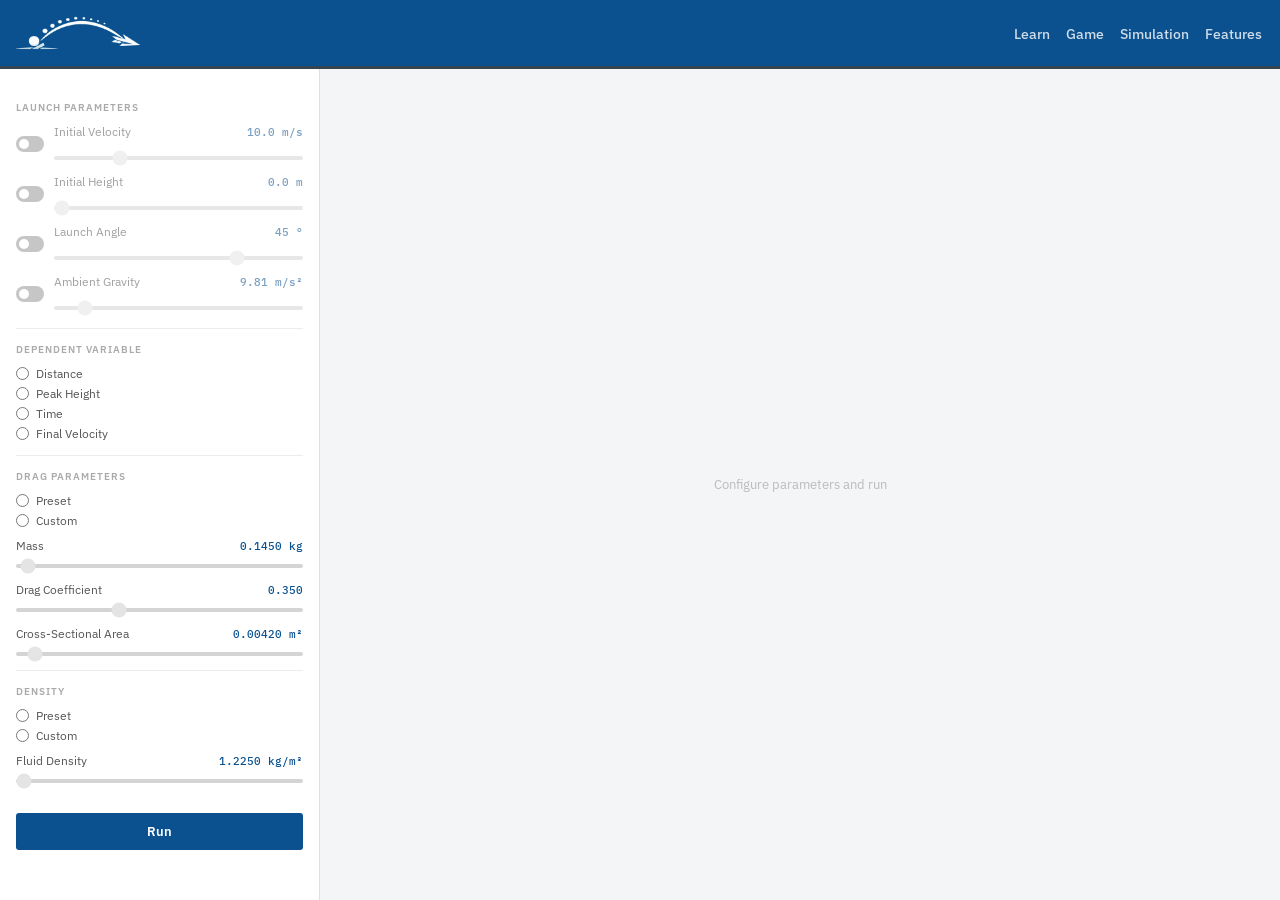
<file: frontend/sim_new.html>
<!DOCTYPE html>
<html lang="en">
<head>
    <meta charset="UTF-8">
    <meta name="viewport" content="width=device-width, initial-scale=1.0">
    <link rel="stylesheet" href="nav.css">
    <link rel="stylesheet" href="stylesim.css">
    <link rel="stylesheet" href="https://fonts.googleapis.com/css2?family=IBM+Plex+Sans:wght@300;400;500;600;700&family=IBM+Plex+Mono:wght@400;500&display=swap">
    <title>PMAD — Simulation</title>
</head>
<body>

    <nav>
        <ul>
            <li><a href="index.html"><img src="images/logo.png" id="nav-logo" alt="Logo"></a></li>
            <li><a href="learn.html" class="nav-link">Learn</a></li>
            <li><a href="gameindex.html" class="nav-link">Game</a></li>
            <li><a href="sim_new.html" class="nav-link">Simulation</a></li>
            <li><a href="features.html" class="nav-link">Features</a></li>
        </ul>
    </nav>

    <div id="sim-layout">
        <div id="sim-left">
            <form id="parameters">
                <div class="section">
                    <div class="section-label">Launch Parameters</div>
                    <div class="slider-row" id="row-ivelocity">
                        <label class="toggle">
                            <input id="check-ivelocity" type="checkbox" name="independent-var">
                            <span class="toggle-track"></span>
                        </label>
                        <div class="slider-body">
                            <div class="slider-header">
                                <span class="slider-name">Initial Velocity</span>
                                <span class="slider-readout" id="ivelocity-label">10.0 m/s</span>
                            </div>
                            <input id="ivelocity" type="range" min="0" max="40" value="10" step="0.1" disabled class="slider">
                        </div>
                    </div>
                    <div class="slider-row" id="row-iheight">
                        <label class="toggle">
                            <input id="check-iheight" type="checkbox" name="independent-var">
                            <span class="toggle-track"></span>
                        </label>
                        <div class="slider-body">
                            <div class="slider-header">
                                <span class="slider-name">Initial Height</span>
                                <span class="slider-readout" id="iheight-label">0.0 m</span>
                            </div>
                            <input id="iheight" type="range" min="0" max="20" value="0" step="0.1" disabled class="slider">
                        </div>
                    </div>
                    <div class="slider-row" id="row-iangle">
                        <label class="toggle">
                            <input id="check-iangle" type="checkbox" name="independent-var">
                            <span class="toggle-track"></span>
                        </label>
                        <div class="slider-body">
                            <div class="slider-header">
                                <span class="slider-name">Launch Angle</span>
                                <span class="slider-readout" id="iangle-label">45 °</span>
                            </div>
                            <input id="iangle" type="range" min="-90" max="90" value="45" step="1" disabled class="slider">
                        </div>
                    </div>
                    <div class="slider-row" id="row-gravity">
                        <label class="toggle">
                            <input id="check-gravity" type="checkbox" name="independent-var">
                            <span class="toggle-track"></span>
                        </label>
                        <div class="slider-body">
                            <div class="slider-header">
                                <span class="slider-name">Ambient Gravity</span>
                                <span class="slider-readout" id="gravity-label">9.81 m/s²</span>
                            </div>
                            <input id="gravity" type="range" min="0" max="100" value="9.81" step="0.01" disabled class="slider">
                        </div>
                    </div>
                </div>
                <div class="section">
                    <div class="section-label">Dependent Variable</div>
                    <div class="radio-row">
                        <label><input id="radio-distance"  type="radio" name="dependent-var" value="radio-distance">  Distance</label>
                        <label><input id="radio-maxheight" type="radio" name="dependent-var" value="radio-maxheight"> Peak Height</label>
                        <label><input id="radio-time"      type="radio" name="dependent-var" value="radio-time">      Time</label>
                        <label><input id="radio-fvelocity" type="radio" name="dependent-var" value="radio-fvelocity"> Final Velocity</label>
                    </div>
                    <div id="dependent-section" style="display:none;">
                        <div class="slider-header">
                            <span class="slider-name" id="dependent-name">Value</span>
                            <span class="slider-readout" id="dependent-readout">—</span>
                        </div>
                        <input id="dependent-slider" type="range" class="slider" min="0" max="50" value="10" step="0.1">
                    </div>
                </div>
                <div class="section">
                    <div class="section-label">Drag Parameters</div>
                    <div class="radio-row">
                        <label><input id="radio-drag-preset" type="radio" name="drag-option"> Preset</label>
                        <label><input id="radio-drag-custom" type="radio" name="drag-option"> Custom</label>
                    </div>
                      <div id="drag-preset-wrap" style="display:none;">
                        <select id="drag-preset-select" class="dropdown">
                            <option value="" disabled selected>Select a preset</option>
                            <option value="aeropreset_baseball">Baseball</option>
                            <option value="aeropreset_football">Football</option>
                            <option value="aeropreset_ppball">Ping Pong Ball</option>
                            <option value="aeropreset_tennisball">Tennis Ball</option>
                            <option value="aeropreset_soccerball">Soccer Ball</option>
                            <option value="aeropreset_paperplane">Paper Plane</option>
                            <option value="aeropreset_paperball">Paper Ball</option>
                            <option value="aeropreset_golfball">Golf Ball</option>
                            <option value="aeropreset_basketball">Basketball</option>
                            <option value="aeropreset_bowlingball">Bowling Ball</option>
                            <option value="aeropreset_frisbee">Frisbee</option>
                            <option value="aeropreset_arrow">Arrow</option>
                            <option value="aeropreset_spear">Spear</option>
                            <option value="aeropreset_shuttlecock">Badminton Shuttlecock</option>
                        </select>
                    </div>
                    <div id="drag-custom-wrap">
                        <div class="slider-header">
                            <span class="slider-name">Mass</span>
                            <span class="slider-readout" id="mass-label">0.1450 kg</span>
                        </div>
                        <input id="mass" type="range" min="0.001" max="10" value="0.145" step="0.001" class="slider" disabled>
                        <div class="slider-header">
                            <span class="slider-name">Drag Coefficient</span>
                            <span class="slider-readout" id="cd-label">0.350</span>
                        </div>
                        <input id="cd" type="range" min="0.001" max="1" value="0.35" step="0.001" class="slider" disabled>
                        <div class="slider-header">
                            <span class="slider-name">Cross-Sectional Area</span>
                            <span class="slider-readout" id="area-label">0.00420 m²</span>
                        </div>
                        <input id="area" type="range" min="0.00001" max="0.1" value="0.0042" step="0.00001" class="slider" disabled>
                    </div>
                </div>
                <div class="section">
                    <div class="section-label">Density</div>
                    <div class="radio-row">
                        <label><input id="radio-density-preset" type="radio" name="density-option"> Preset</label>
                        <label><input id="radio-density-custom" type="radio" name="density-option"> Custom</label>
                    </div>
                    <div id="density-preset-wrap" style="display:none;">
                        <select id="density-preset-select" class="dropdown">
                            <option value="" disabled selected>Select a preset</option>
                            <option value="denpreset_air">Air</option>
                            <option value="denpreset_vacuum">Vacuum</option>
                            <option value="denpreset_water">Water</option>
                            <option value="denpreset_oil">Oil</option>
                            <option value="denpreset_highaltair">High-Altitude Air</option>
                            <option value="denpreset_syrup">Syrup</option>
                            <option value="denpreset_moltenmetal">Molten Metal</option>
                        </select>
                    </div>
                    <div id="density-custom-wrap">
                        <div class="slider-header">
                            <span class="slider-name">Fluid Density</span>
                            <span class="slider-readout" id="density-label">1.2250 kg/m³</span>
                        </div>
                        <input id="density" type="range" min="0.0001" max="7000" step="0.0001" value="1.225" class="slider" disabled>
                    </div>
                </div>

                <button type="submit" id="submit-btn">Run</button>

            </form>
        </div>
        <div id="sim-right">
            <div id="placeholder">
                <p>Configure parameters and run</p>
            </div>
            <div id="output" style="display:none;">
                <div id="error-banner" style="display:none;">
                    <p id="error-message"></p>
                </div>
                <div id="results-content">
                    <div id="stats-panel">
                        <div class="panel-heading">Trajectory Results</div>
                        <div id="trajectory-results" class="result-table"></div>
                        <div class="panel-heading">Parameters</div>
                        <div id="parameter-results" class="result-table"></div>
                    </div>
                    <div id="trajectory-section">
                        <div class="panel-heading">Trajectory</div>
                        <img id="trajectory-graph" alt="Trajectory Graph">
                    </div>
                    <div id="energy-section">
                        <div class="panel-heading">Energy Analysis</div>
                        <div id="energy-results" class="result-table"></div>
                        <img id="energy-graph" alt="Energy Graph">
                    </div>
                </div>
            </div>
        </div>
    </div>

    <script>
        const units = {
            ivelocity: "m/s", iheight: "m", iangle: "°", gravity: "m/s²",
            mass: "kg",       cd: "",       area: "m²",  density: "kg/m³"
        };

        const decimals = {
            ivelocity: 1, iheight: 1, iangle: 0, gravity: 2,
            mass: 4,      cd: 3,      area: 5,   density: 4
        };

        const dragPresets = {
            aeropreset_baseball:    { mass: 0.145,  cd: 0.35,  area: 0.0042  },
            aeropreset_football:    { mass: 0.415,  cd: 0.06,  area: 0.0365  },
            aeropreset_ppball:      { mass: 0.0027, cd: 0.445, area: 0.00126 },
            aeropreset_tennisball:  { mass: 0.057,  cd: 0.6,   area: 0.0035  },
            aeropreset_soccerball:  { mass: 0.415,  cd: 0.25,  area: 0.0375  },
            aeropreset_paperplane:  { mass: 0.004,  cd: 0.005, area: 0.002   },
            aeropreset_paperball:   { mass: 0.04,   cd: 0.55,  area: 0.0028  },
            aeropreset_golfball:    { mass: 0.046,  cd: 0.24,  area: 0.00143 },
            aeropreset_basketball:  { mass: 0.623,  cd: 0.47,  area: 0.0456  },
            aeropreset_bowlingball: { mass: 7.0,    cd: 0.47,  area: 0.0366  },
            aeropreset_frisbee:     { mass: 0.175,  cd: 0.08,  area: 0.0707  },
            aeropreset_arrow:       { mass: 0.025,  cd: 0.004, area: 0.00005 },
            aeropreset_spear:       { mass: 0.4,    cd: 0.04,  area: 0.00008 },
            aeropreset_shuttlecock: { mass: 0.005,  cd: 0.60,  area: 0.0029  }
        };

        const densityPresets = {
            denpreset_air:         { density: 1.225  },
            denpreset_water:       { density: 1000   },
            denpreset_oil:         { density: 870    },
            denpreset_vacuum:      { density: 0.0001 },
            denpreset_highaltair:  { density: 0.4    },
            denpreset_syrup:       { density: 1380   },
            denpreset_moltenmetal: { density: 6980   }
        };

        const depVarConfig = {
            "radio-distance":  { name: "Distance Traveled", id: "distance",  min: 0, max: 200, step: 0.1, unit: "m"   },
            "radio-maxheight": { name: "Peak Height",        id: "maxheight", min: 0, max: 100, step: 0.1, unit: "m"   },
            "radio-time":      { name: "Time",               id: "time",      min: 0, max: 30,  step: 0.1, unit: "s"   },
            "radio-fvelocity": { name: "Final Velocity",     id: "fvelocity", min: 0, max: 40,  step: 0.1, unit: "m/s" }
        };

        let depVarSliderId = null;


        function updateLabel(id, value) {
            const label = document.getElementById(id + "-label");
            if (label) {
                const unit = units[id] ? " " + units[id] : "";
                label.textContent = parseFloat(value).toFixed(decimals[id] ?? 2) + unit;
            }
        }

        function makeRow(label, value) {
            const row = document.createElement("div");
            row.className = "result-row";
            row.innerHTML = '<span class="result-label">' + label + '</span><span class="result-value">' + value + '</span>';
            return row;
        }


        document.querySelectorAll("input[name='independent-var']").forEach(function(checkbox) {
            checkbox.addEventListener("change", function() {
                const sliderId = this.id.replace("check-", "");
                const slider   = document.getElementById(sliderId);
                const row      = document.getElementById("row-" + sliderId);
                if (slider) slider.disabled = !this.checked;
                if (row)    row.classList.toggle("active", this.checked);
            });
        });

        document.querySelectorAll(".slider").forEach(function(slider) {
            slider.addEventListener("input", function() { updateLabel(this.id, this.value); });
        });

        ["ivelocity", "iheight", "iangle", "gravity", "mass", "cd", "area", "density"].forEach(function(id) {
            const el = document.getElementById(id);
            if (el) updateLabel(id, el.value);
        });

        document.querySelectorAll("input[name='dependent-var']").forEach(function(radio) {
            radio.addEventListener("change", function() {
                const config = depVarConfig[this.value];
                if (!config) return;

                depVarSliderId = config.id;

                const section = document.getElementById("dependent-section");
                const slider  = document.getElementById("dependent-slider");

                section.style.display = "block";
                slider.min   = config.min;
                slider.max   = config.max;
                slider.step  = config.step;
                slider.value = (config.min + config.max) / 2;

                document.getElementById("dependent-name").textContent    = config.name;
                document.getElementById("dependent-readout").textContent = parseFloat(slider.value).toFixed(1) + " " + config.unit;

                slider.oninput = function() {
                    document.getElementById("dependent-readout").textContent = parseFloat(slider.value).toFixed(1) + " " + config.unit;
                };
            });
        });

        document.querySelectorAll("input[name='drag-option']").forEach(function(radio) {
            radio.addEventListener("change", function() {
                const isPreset = (this.id === "radio-drag-preset");
                document.getElementById("drag-preset-wrap").style.display = isPreset ? "block" : "none";
                document.getElementById("mass").disabled = isPreset;
                document.getElementById("cd").disabled   = isPreset;
                document.getElementById("area").disabled = isPreset;
            });
        });

        document.querySelectorAll("input[name='density-option']").forEach(function(radio) {
            radio.addEventListener("change", function() {
                const isPreset = (this.id === "radio-density-preset");
                document.getElementById("density-preset-wrap").style.display = isPreset ? "block" : "none";
                document.getElementById("density").disabled = isPreset;
            });
        });

        document.getElementById("drag-preset-select").addEventListener("change", function() {
            const preset = dragPresets[this.value];
            if (!preset) return;
            ["mass", "cd", "area"].forEach(function(id) {
                document.getElementById(id).value = preset[id];
                updateLabel(id, preset[id]);
            });
        });

        document.getElementById("density-preset-select").addEventListener("change", function() {
            const preset = densityPresets[this.value];
            if (!preset) return;
            document.getElementById("density").value = preset.density;
            updateLabel("density", preset.density);
        });

        document.getElementById("parameters").addEventListener("submit", function(e) {
            e.preventDefault();

            const depSelected     = document.querySelector("input[name='dependent-var']:checked");
            const dragSelected    = document.querySelector("input[name='drag-option']:checked");
            const densitySelected = document.querySelector("input[name='density-option']:checked");
            const indepCount      = document.querySelectorAll("input[name='independent-var']:checked").length;

            if (indepCount < 3)                   { alert("Please select at least 3 of 4 independent variables."); return; }
            if (indepCount === 3 && !depSelected) { alert("Please select a dependent variable when using 3 independent variables."); return; }
            if (!dragSelected)                    { alert("Please select a drag parameter option."); return; }
            if (!densitySelected)                 { alert("Please select a density parameter option."); return; }

            const data = {};

            ["ivelocity", "iheight", "iangle", "gravity"].forEach(function(id) {
                data[id] = document.getElementById("check-" + id).checked ? document.getElementById(id).value : "";
            });

            ["distance", "maxheight", "time", "fvelocity"].forEach(function(id) { data[id] = ""; });
            if (depSelected && depVarSliderId) data[depVarSliderId] = document.getElementById("dependent-slider").value;

            data["mass"]       = document.getElementById("mass").value;
            data["cd"]         = document.getElementById("cd").value;
            data["area"]       = document.getElementById("area").value;
            data["density"]    = document.getElementById("density").value;
            data["aeropreset"] = (dragSelected.id === "radio-drag-preset") ? document.getElementById("drag-preset-select").value : "";
            data["denpreset"]  = (densitySelected.id === "radio-density-preset") ? document.getElementById("density-preset-select").value : "";
            data["dep"]        = depSelected ? depSelected.value : "";

            const btn = document.getElementById("submit-btn");
            btn.textContent = "Running...";
            btn.disabled = true;

            fetch("/run", { method: "POST", headers: { "Content-Type": "application/json" }, body: JSON.stringify(data) })
                .then(function(response) { return response.json(); })
                .then(function(result) { btn.textContent = "Run"; btn.disabled = false; showResults(result); })
                .catch(function(err)   { btn.textContent = "Run"; btn.disabled = false; alert("Error: " + err); });
        });


        function showResults(result) {
            document.getElementById("placeholder").style.display = "none";
            document.getElementById("output").style.display = "block";

            const errorBanner     = document.getElementById("error-banner");
            const trajResults     = document.getElementById("trajectory-results");
            const paramResults    = document.getElementById("parameter-results");
            const energyResults   = document.getElementById("energy-results");

            trajResults.innerHTML = paramResults.innerHTML = energyResults.innerHTML = "";

            if (result.error) {
                errorBanner.style.display = "block";
                document.getElementById("error-message").textContent = result.error;
                document.getElementById("results-content").style.display = "none";
                return;
            }

            errorBanner.style.display = "none";
            document.getElementById("results-content").style.display = "block";

            document.getElementById("trajectory-graph").src = "data:image/png;base64," + result.graph1;
            document.getElementById("energy-graph").src     = "data:image/png;base64," + result.graph2;

            let section = "traj";

            result.prints.forEach(function(line) {
                if (line === "Trajectory Data:")  { section = "traj";   return; }
                if (line === "Parameters:")       { section = "param";  return; }
                if (line === "Energy Analysis:")  { section = "energy"; return; }
                if (line === "" || !line.includes(":")) return;

                const colon = line.indexOf(":");
                const label = line.slice(0, colon).trim();
                const val   = line.slice(colon + 1).trim();

                if (section === "traj")   trajResults.appendChild(makeRow(label, val));
                if (section === "param")  paramResults.appendChild(makeRow(label, val));
                if (section === "energy") energyResults.appendChild(makeRow(label, val));
            });

            document.getElementById("sim-right").scrollTop = 0;
        }

        document.getElementById("clear-btn").addEventListener("click", function() {
            document.getElementById("placeholder").style.display = "flex";
            document.getElementById("output").style.display = "none";
        });
    </script>
</body>
</html>
</file>
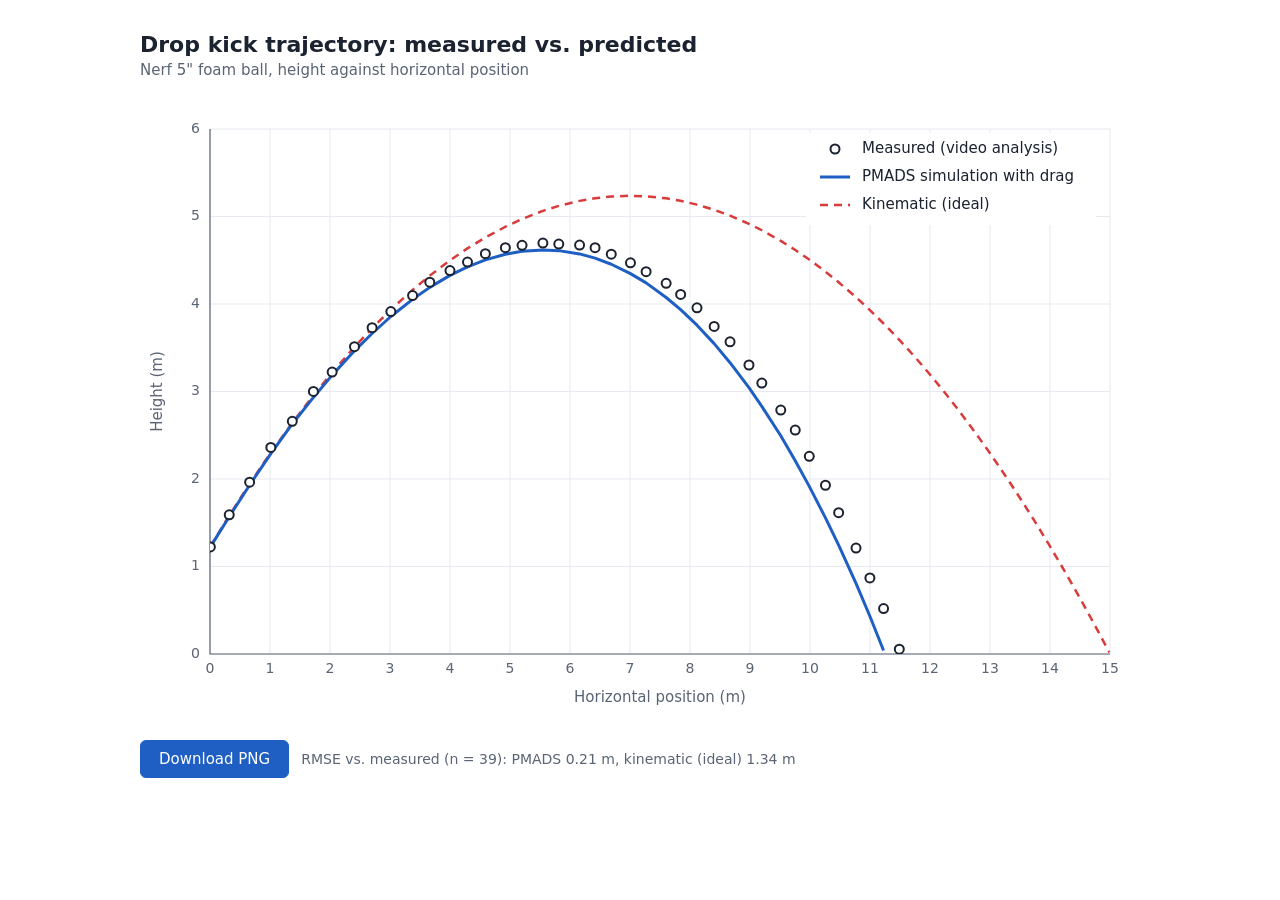
<file: frontend/images/trajectory_graph.html>
<!DOCTYPE html>
<html lang="en">
<head>
<meta charset="utf-8">
<meta name="viewport" content="width=device-width, initial-scale=1">
<title>Drop kick trajectory: measured vs. PMADS</title>
<style>
  body { margin: 0; background: #ffffff; color: #1b2230; font-family: "Segoe UI", system-ui, -apple-system, Helvetica, Arial, sans-serif; }
  main { max-width: 1000px; margin: 0 auto; padding: 32px 20px 48px; }
  h1 { font-size: 22px; font-weight: 600; margin: 0 0 4px; }
  p.sub { margin: 0 0 20px; color: #5a6475; font-size: 15px; }
  .wrap { position: relative; width: 100%; aspect-ratio: 16 / 10; }
  canvas { width: 100%; height: 100%; display: block; }
  .bar { display: flex; gap: 12px; align-items: center; margin-top: 16px; flex-wrap: wrap; }
  button { font: inherit; font-size: 15px; padding: 9px 18px; border-radius: 6px; border: 1px solid #1f5fc4; background: #1f5fc4; color: #fff; cursor: pointer; }
  button:hover { background: #184fa6; }
  button:focus-visible { outline: 3px solid #9cc0f5; outline-offset: 2px; }
  .stats { color: #5a6475; font-size: 14px; }
</style>
</head>
<body>
<main>
  <h1>Drop kick trajectory: measured vs. predicted</h1>
  <p class="sub">Nerf 5" foam ball, height against horizontal position</p>
  <div class="wrap"><canvas id="c"></canvas></div>
  <div class="bar">
    <button id="dl">Download PNG</button>
    <span class="stats" id="stats"></span>
  </div>
</main>
<script>
const REAL=[[0.005808608677, 1.224106096], [0.3205869093, 1.59073067], [0.660664117, 1.963239615], [1.013755441, 2.360742002], [1.371530988, 2.659707291], [1.723589874, 3.000414274], [2.035893207, 3.222073288], [2.407906496, 3.512788319], [2.701709513, 3.728824437], [3.013916138, 3.913002561], [3.376586572, 4.096349085], [3.663041278, 4.249397977], [3.999647769, 4.382687356], [4.291474696, 4.478850247], [4.589609882, 4.57490886], [4.922989945, 4.643191551], [5.200951296, 4.670152207], [5.548274733, 4.695968288], [5.813000363, 4.685296], [6.159698867, 4.673272402], [6.41780894, 4.643783603], [6.687802028, 4.569940027], [7.007822326, 4.470037864], [7.26843661, 4.368974325], [7.602551342, 4.236537635], [7.844066109, 4.109502168], [8.116492607, 3.956359468], [8.402798545, 3.74352794], [8.667429039, 3.568216029], [8.982593959, 3.302880739], [9.197122681, 3.096968276], [9.512689544, 2.788275169], [9.754139141, 2.559652273], [9.988067396, 2.25894051], [10.25770537, 1.928678089], [10.47734588, 1.615315478], [10.76701013, 1.211065262], [10.99833978, 0.8699734692], [11.2261114, 0.5189719925], [11.488388, 0.05470848863]];
const KIN=[[0.005808608677, 1.230760534], [0.3205869093, 1.583117659], [0.660664117, 1.945569478], [1.013755441, 2.301862748], [1.371530988, 2.642069934], [1.723589874, 2.956390687], [2.035893207, 3.218238364], [2.407906496, 3.509316512], [2.701709513, 3.723191621], [3.013916138, 3.934980791], [3.376586572, 4.160973295], [3.663041278, 4.32425661], [3.999647769, 4.498964512], [4.291474696, 4.635422846], [4.589609882, 4.76043735], [4.922989945, 4.883002003], [5.200951296, 4.971286474], [5.548274733, 5.063829046], [5.813000363, 5.121104769], [6.159698867, 5.178768988], [6.41780894, 5.20892404], [6.687802028, 5.22879922], [7.007822326, 5.236905586], [7.26843661, 5.231123966], [7.602551342, 5.207450816], [7.844066109, 5.17896194], [8.116492607, 5.135369132], [8.402798545, 5.076464602], [8.667429039, 5.010088689], [8.982593959, 4.91608395], [9.197122681, 4.842797017], [9.512689544, 4.721304447], [9.754139141, 4.617340962], [9.988067396, 4.507515779], [10.25770537, 4.369814111], [10.47734588, 4.248851427], [10.76701013, 4.07725186], [10.99833978, 3.93034752], [11.2261114, 3.77714533], [11.488388, 3.590216727], [11.538388, 3.553303216], [11.588388, 3.515980537], [11.638388, 3.478248691], [11.688388, 3.440107677], [11.738388, 3.401557496], [11.788388, 3.362598147], [11.838388, 3.32322963], [11.888388, 3.283451946], [11.938388, 3.243265094], [11.988388, 3.202669074], [12.038388, 3.161663887], [12.088388, 3.120249533], [12.138388, 3.07842601], [12.188388, 3.03619332], [12.238388, 2.993551463], [12.288388, 2.950500438], [12.338388, 2.907040245], [12.388388, 2.863170884], [12.438388, 2.818892356], [12.488388, 2.774204661], [12.538388, 2.729107797], [12.588388, 2.683601767], [12.638388, 2.637686568], [12.688388, 2.591362202], [12.738388, 2.544628668], [12.788388, 2.497485967], [12.838388, 2.449934098], [12.888388, 2.401973062], [12.938388, 2.353602857], [12.988388, 2.304823486], [13.038388, 2.255634946], [13.088388, 2.206037239], [13.138388, 2.156030365], [13.188388, 2.105614323], [13.238388, 2.054789113], [13.288388, 2.003554735], [13.338388, 1.95191119], [13.388388, 1.899858478], [13.438388, 1.847396597], [13.488388, 1.794525549], [13.538388, 1.741245334], [13.588388, 1.687555951], [13.638388, 1.6334574], [13.688388, 1.578949682], [13.738388, 1.524032796], [13.788388, 1.468706742], [13.838388, 1.412971521], [13.888388, 1.356827132], [13.938388, 1.300273576], [13.988388, 1.243310852], [14.038388, 1.18593896], [14.088388, 1.128157901], [14.138388, 1.069967674], [14.188388, 1.01136828], [14.238388, 0.9523597179], [14.288388, 0.8929419882], [14.338388, 0.8331150909], [14.388388, 0.772879026], [14.438388, 0.7122337935], [14.488388, 0.6511793934], [14.538388, 0.5897158256], [14.588388, 0.5278430903], [14.638388, 0.4655611873], [14.688388, 0.4028701168], [14.738388, 0.3397698786], [14.788388, 0.2762604728], [14.838388, 0.2123418994], [14.888388, 0.1480141584], [14.938388, 0.08327724973], [14.988388, 0.01813117348]];
const PMADS=[[0.005808608677, 1.2242], [0.3205869093, 1.5684], [0.660664117, 1.9313], [1.013755441, 2.2907], [1.371530988, 2.6287], [1.723589874, 2.9323], [2.035893207, 3.1871], [2.407906496, 3.4649], [2.701709513, 3.6628], [3.013916138, 3.8573], [3.376586572, 4.0532], [3.663041278, 4.1902], [3.999647769, 4.3275], [4.291474696, 4.4244], [4.589609882, 4.5045], [4.922989945, 4.5693], [5.200951296, 4.6024], [5.548274733, 4.618], [5.813000363, 4.6099], [6.159698867, 4.5724], [6.41780894, 4.5245], [6.687802028, 4.4544], [7.007822326, 4.3474], [7.26843661, 4.2412], [7.602551342, 4.074], [7.844066109, 3.9354], [8.116492607, 3.7578], [8.402798545, 3.5471], [8.667429039, 3.329], [8.982593959, 3.0441], [9.197122681, 2.8299], [9.512689544, 2.4938], [9.754139141, 2.2095], [9.988067396, 1.9156], [10.25770537, 1.5557], [10.47734588, 1.2441], [10.76701013, 0.8077], [10.99833978, 0.4317], [11.2261114, 0.0403]];
function near(model, x) {
  for (const p of model) if (Math.abs(p[0] - x) < 1e-6) return p[1];
  return null;
}
const SHARED = REAL.filter(([x]) => near(PMADS, x) !== null && near(KIN, x) !== null);
function rmse(model) {
  let s = 0;
  for (const [x, y] of SHARED) s += (near(model, x) - y) ** 2;
  return Math.sqrt(s / SHARED.length);
}
const rP = rmse(PMADS), rK = rmse(KIN);
const statLine = `RMSE vs. measured (n = ${SHARED.length}): PMADS ${rP.toFixed(2)} m, kinematic (ideal) ${rK.toFixed(2)} m`;
document.getElementById('stats').textContent = statLine;

const COL = { real: '#1b2230', kin: '#d93a3a', pm: '#1f5fc4', grid: '#e6e9ef', axis: '#5a6475' };
const XMAX = 15, YMAX = 6;

function draw(ctx, W, H, forExport) {
  const u = W / 1000;
  ctx.fillStyle = '#ffffff'; ctx.fillRect(0, 0, W, H);
  const top = forExport ? 90 * u : 30 * u;
  const L = 70 * u, R = W - 30 * u, T = top, B = H - 70 * u;
  const sx = x => L + (x / XMAX) * (R - L);
  const sy = y => B - (y / YMAX) * (B - T);
  const font = s => `${s * u}px "Segoe UI", system-ui, Helvetica, Arial, sans-serif`;

  if (forExport) {
    ctx.fillStyle = COL.real; ctx.font = '600 ' + font(24); ctx.textAlign = 'left'; ctx.textBaseline = 'alphabetic';
    ctx.fillText('Drop kick trajectory: measured vs. predicted', L, 42 * u);
    ctx.fillStyle = COL.axis; ctx.font = font(15);
    ctx.fillText(statLine, L, 68 * u);
  }

  ctx.lineWidth = 1 * u; ctx.strokeStyle = COL.grid;
  ctx.fillStyle = COL.axis; ctx.font = font(14);
  ctx.textAlign = 'center'; ctx.textBaseline = 'top';
  for (let x = 0; x <= XMAX; x++) {
    ctx.beginPath(); ctx.moveTo(sx(x), T); ctx.lineTo(sx(x), B); ctx.stroke();
    ctx.fillText(x, sx(x), B + 8 * u);
  }
  ctx.textAlign = 'right'; ctx.textBaseline = 'middle';
  for (let y = 0; y <= YMAX; y++) {
    ctx.beginPath(); ctx.moveTo(L, sy(y)); ctx.lineTo(R, sy(y)); ctx.stroke();
    ctx.fillText(y, L - 10 * u, sy(y));
  }
  ctx.strokeStyle = COL.axis; ctx.lineWidth = 1.2 * u;
  ctx.beginPath(); ctx.moveTo(L, T); ctx.lineTo(L, B); ctx.lineTo(R, B); ctx.stroke();

  ctx.font = font(15); ctx.textAlign = 'center'; ctx.textBaseline = 'alphabetic';
  ctx.fillText('Horizontal position (m)', (L + R) / 2, H - 22 * u);
  ctx.save(); ctx.translate(22 * u, (T + B) / 2); ctx.rotate(-Math.PI / 2);
  ctx.fillText('Height (m)', 0, 0); ctx.restore();

  ctx.save();
  ctx.beginPath(); ctx.rect(L, T, R - L, B - T); ctx.clip();
  function line(data, color, width, dash) {
    ctx.strokeStyle = color; ctx.lineWidth = width * u; ctx.setLineDash(dash.map(d => d * u));
    ctx.lineJoin = 'round'; ctx.beginPath();
    data.forEach(([x, y], i) => i ? ctx.lineTo(sx(x), sy(y)) : ctx.moveTo(sx(x), sy(y)));
    ctx.stroke(); ctx.setLineDash([]);
  }
  line(KIN, COL.kin, 2.5, [8, 6]);
  line(PMADS, COL.pm, 3, []);
  for (const [x, y] of REAL) {
    ctx.beginPath(); ctx.arc(sx(x), sy(y), 4.5 * u, 0, Math.PI * 2);
    ctx.fillStyle = '#ffffff'; ctx.fill();
    ctx.strokeStyle = COL.real; ctx.lineWidth = 2 * u; ctx.stroke();
  }
  ctx.restore();

  const lx = R - 290 * u, ly = T + 20 * u, gap = 28 * u;
  ctx.fillStyle = 'rgba(255,255,255,0.92)'; ctx.fillRect(lx - 14 * u, ly - 16 * u, 290 * u, gap * 3 + 8 * u);
  ctx.textAlign = 'left'; ctx.textBaseline = 'middle'; ctx.font = font(15);
  const items = [
    ['Measured (video analysis)', 'pt'],
    ['PMADS simulation with drag', 'pm'],
    ['Kinematic (ideal)', 'kin']
  ];
  items.forEach(([label, k], i) => {
    const y = ly + i * gap;
    if (k === 'pt') {
      ctx.beginPath(); ctx.arc(lx + 15 * u, y, 4.5 * u, 0, Math.PI * 2);
      ctx.fillStyle = '#fff'; ctx.fill(); ctx.strokeStyle = COL.real; ctx.lineWidth = 2 * u; ctx.stroke();
    } else {
      ctx.strokeStyle = k === 'pm' ? COL.pm : COL.kin; ctx.lineWidth = (k === 'pm' ? 3 : 2.5) * u;
      ctx.setLineDash(k === 'kin' ? [8 * u, 6 * u] : []);
      ctx.beginPath(); ctx.moveTo(lx, y); ctx.lineTo(lx + 30 * u, y); ctx.stroke(); ctx.setLineDash([]);
    }
    ctx.fillStyle = COL.real; ctx.fillText(label, lx + 42 * u, y);
  });
}

const canvas = document.getElementById('c');
function render() {
  const r = canvas.getBoundingClientRect(), dpr = window.devicePixelRatio || 1;
  canvas.width = Math.round(r.width * dpr); canvas.height = Math.round(r.height * dpr);
  draw(canvas.getContext('2d'), canvas.width, canvas.height, false);
}
window.addEventListener('resize', render);
render();

document.getElementById('dl').addEventListener('click', () => {
  const off = document.createElement('canvas');
  off.width = 2400; off.height = 1560;
  draw(off.getContext('2d'), off.width, off.height, true);
  const a = document.createElement('a');
  a.download = 'pmads_vs_measured_trajectory.png';
  a.href = off.toDataURL('image/png');
  document.body.appendChild(a); a.click(); a.remove();
});
</script>
</body>
</html>
</file>
<file: frontend/nav.css>
nav {
    background-color: #0b5190;
    border-bottom: 3px solid #36454f;
    padding-right: 10px;
    overflow: hidden;
}

nav ul {
    list-style: none;
    display: flex;
    align-items: center;
    height: 66px;
    margin: 0;
    padding: 0;
}

nav ul li:first-child {
    margin-right: auto;
}

#nav-logo {
    height: 35px;
    margin: 5px 5px 5px 15px;
    width: auto;
    object-fit: contain;
    display: block;
}

.nav-link {
    color: rgba(255, 255, 255, 0.8);
    margin: 0 8px;
    font-weight: 500;
    font-size: 14px;
    text-decoration: none;
    white-space: nowrap;
}

.nav-link:hover {
    color: #fff;
}

#site-footer {
    border-top: 1px solid #dde1e7;
    padding: 14px 24px;
    display: flex;
    align-items: center;
    gap: 16px;
    flex-wrap: wrap;
    background: #fff;
}

#site-footer a {
    display: flex;
    align-items: center;
    opacity: 0.6;
    transition: opacity 0.15s;
}

#site-footer a:hover { opacity: 1; }

#footer-privacy {
    margin-left: auto;
    font-size: 11px;
    font-family: "IBM Plex Sans", sans-serif;
    color: #aaa;
    text-decoration: none;
    opacity: 1;
}
#footer-privacy:hover { color: #0b5190; opacity: 1; }

.footer-icon {
    height: 20px;
    width: auto;
    display: block;
}

@media (max-width: 600px) {
    nav ul {
        height: 54px;
    }

    #nav-logo {
        height: 28px;
        margin-left: 12px;
    }

    .nav-link {
        font-size: 12px;
        margin: 0 5px;
    }
}
</file>
<file: frontend/styleindex.css>
body {
    font-family: "Inter", sans-serif;
    background-color: #f5f5f5;
    color: #36454f;
    margin: 0;
    padding: 0;
}

#main {
    display: flex;
    flex-direction: row-reverse;
    align-items: center;
    padding: 40px 60px;
    gap: 40px;
}

#img-main {
    width: 40%;
    flex-shrink: 0;
    border-radius: 12px;
    object-fit: contain;
}

#hero-text {
    flex: 1;
}

#hero-title {
    font-size: 48px;
    font-weight: 800;
    margin: 0 0 10px;
    line-height: 1.1;
    color: #0f1728;
}

#hero-subtitle {
    font-size: 22px;
    font-weight: 500;
    color: #6b7280;
    margin: 0 0 16px;
    line-height: 1.4;
}

#hero-desc {
    font-size: 16px;
    font-weight: 400;
    color: #36454f;
    line-height: 1.75;
}

#sim-cta,
#game-cta {
    display: flex;
    flex-direction: column;
    align-items: center;
    gap: 10px;
    margin: 10px 0;
    text-decoration: none;
    width: 100%;
}

a#sim-cta,
a#game-cta {
    display: flex;
    flex-direction: column;
    align-items: center;
    width: 100%;
    text-decoration: none;
}

#cta-button {
    background-color: #0b5190;
    width: 40%;
    height: 40px;
    border-radius: 12px;
    cursor: pointer;
    color: #f5f5f5;
    border: none;
    font-size: 16px;
    font-weight: 600;
    font-family: "Inter", sans-serif;
    display: block;
    margin: 0 auto;
}

#cta-button:hover {
    background-color: #094477;
}

#cta-privacy {
    display: flex;
    align-items: center;
    justify-content: center;
    gap: 6px;
    width: 100%;
}

#cta-shield {
    height: 14px;
}

#cta-privacy-text {
    font-size: 12px;
    font-weight: 500;
    margin: 0;
    color: #6b7280;
}

#stats-strip {
    display: flex;
    flex-direction: row;
    align-items: center;
    justify-content: center;
    padding: 20px 60px;
    background: #fff;
    border-top: 1.5px solid #e5e5e5;
    border-bottom: 1.5px solid #e5e5e5;
    margin: 12px 0;
    gap: 0;
}

.stat-item {
    display: flex;
    flex-direction: column;
    align-items: center;
    gap: 4px;
    flex: 1;
}

.stat-number {
    font-size: 28px;
    font-weight: 800;
    color: #0b5190;
    line-height: 1;
    letter-spacing: -0.02em;
}

.stat-beta {
    font-size: 8px;
    font-weight: 700;
    text-transform: uppercase;
    letter-spacing: 0.06em;
    color: #fff;
    background: #0b5190;
    border-radius: 3px;
    padding: 1px 4px;
    vertical-align: middle;
    opacity: 0.75;
}

.stat-label {
    font-size: 11px;
    font-weight: 500;
    color: #6b7280;
    text-transform: uppercase;
    letter-spacing: 0.08em;
    text-align: center;
}

.stat-divider {
    width: 1.5px;
    height: 36px;
    background: #e5e5e5;
    flex-shrink: 0;
}

.list {
    padding: 0 30px 0 60px;
    max-width: 900px;
}

.item {
    display: flex;
    align-items: flex-start;
    gap: 40px;
    padding: 40px 0;
}

.item-num {
    font-size: 48px;
    font-weight: 800;
    color: #b0b8c1;
    line-height: 1;
    flex-shrink: 0;
    width: 60px;
    letter-spacing: -0.03em;
}

.item-text {
    flex: 1;
}

.item-title {
    font-size: 24px;
    font-weight: 800;
    color: #0b5190;
    margin: 0 0 10px;
    letter-spacing: -0.02em;
}

.item-para {
    font-size: 16px;
    font-weight: 400;
    color: #36454f;
    margin: 0;
    line-height: 1.75;
    max-width: 620px;
}

#accuracy {
    display: flex;
    align-items: center;
    gap: 40px;
    padding: 24px 60px 40px;
}

#accuracy-text {
    flex: 1;
}

#accuracy-title {
    font-size: 24px;
    font-weight: 800;
    color: #0b5190;
    margin: 0 0 10px;
    letter-spacing: -0.02em;
}

.accuracy-para {
    font-size: 16px;
    font-weight: 400;
    color: #36454f;
    margin: 0 0 14px;
    line-height: 1.75;
}

.accuracy-note {
    font-size: 13px;
    color: #6b7280;
    border-left: 3px solid #e5e5e5;
    padding-left: 12px;
    margin-top: 20px;
}

#accuracy-img {
    width: 55%;
    flex-shrink: 0;
    border-radius: 12px;
    border: 1.5px solid #e5e5e5;
    background: #fff;
}

.divider {
    height: 1.5px;
    background-color: #e5e5e5;
    margin: 0 0 0 60px;
}

@media (max-width: 900px) {
    #stats-strip {
        flex-wrap: wrap;
        gap: 24px;
        padding: 32px 30px;
    }

    .stat-divider {
        display: none;
    }

    .stat-item {
        flex: 0 0 calc(33% - 16px);
    }

    #accuracy {
        flex-direction: column;
        padding: 32px 30px;
    }

    #accuracy-img {
        width: 100%;
    }
}

@media (max-width: 600px) {
    #main {
        flex-direction: column;
        padding: 24px 16px;
        gap: 20px;
    }

    #img-main {
        display: none;
    }

    #hero-title {
        font-size: 36px;
    }

    #hero-subtitle {
        font-size: 18px;
    }

    #cta-button {
        width: 80%;
    }

    #sim-cta,
    #game-cta {
        padding: 0 16px;
    }

    #stats-strip {
        padding: 24px 16px;
        gap: 16px;
    }

    .stat-item {
        flex: 0 0 calc(50% - 8px);
    }

    .stat-number {
        font-size: 28px;
    }

    .list {
        padding: 0 16px;
    }

    .item {
        gap: 20px;
        padding: 24px 0;
    }

    .item-num {
        font-size: 32px;
        width: 40px;
    }

    .item-title {
        font-size: 18px;
    }

    .item-para {
        font-size: 14px;
    }

    .divider {
        margin-left: 16px;
    }
}
</file>
<file: frontend/stylefeatures.css>
body {
    margin: 0;
    padding: 0;
}

#top {
    padding: 40px 60px 36px;
    border-bottom: 1.5px solid #e5e5e5;
}

#features-title {
    font-size: 48px;
    font-weight: 800;
    color: #0f1728;
    margin: 0 0 10px;
    line-height: 1.1;
    letter-spacing: -0.02em;
}

#features-subtitle {
    font-size: 22px;
    font-weight: 500;
    color: #6b7280;
    margin: 0;
    line-height: 1.4;
}

/* Items have no numbers, so the dividers align with the text */
.divider {
    margin-left: 0;
}

@media (max-width: 600px) {
    #top {
        padding: 32px 20px 28px;
    }

    #features-title {
        font-size: 34px;
    }

    #features-subtitle {
        font-size: 17px;
    }
}
</file>
<file: frontend/stylegameindex.css>
body {
    margin: 0;
    padding: 0;
}

#img-main {
    max-height: 320px;
    object-fit: contain;
}

#game-cta {
    margin-top: 20px;
}
</file>
<file: frontend/stylelearn.css>
body {
    margin: 0;
    padding: 0;
}

#learn-hero {
    align-items: center;
    padding: 40px 30px;
    gap: 30px;
    border-bottom: 1.5px solid #e5e5e5;
}

#learn-hero-title {
    font-size: 48px;
    font-weight: 800;
    margin: 0 0 10px;
    line-height: 1.1;
    color: #0f1728;
}

#learn-hero-sub {
    font-size: 22px;
    font-weight: 500;
    color: #6b7280;
    margin: 0 0 16px;
    line-height: 1.4;
}

.learn-content {
    padding: 0 60px;
    max-width: 860px;
}

.learn-section {
    padding: 40px 0;
}

.learn-section-title {
    font-size: 24px;
    font-weight: 800;
    color: #0b5190;
    margin: 0 0 14px;
    letter-spacing: -0.02em;
}

.learn-para {
    font-size: 16px;
    font-weight: 400;
    color: #36454f;
    line-height: 1.75;
    margin: 0 0 16px;
    max-width: 680px;
}

.learn-list {
    font-size: 16px;
    color: #36454f;
    line-height: 1.75;
    margin: 0 0 16px;
    padding-left: 22px;
    max-width: 660px;
}

.learn-list li { margin-bottom: 8px; }

.eq-block {
    background: #f0f4f8;
    border-left: 3px solid #0b5190;
    border-radius: 8px;
    padding: 16px 24px;
    margin: 16px 0;
    display: flex;
    flex-direction: column;
    gap: 8px;
}

.eq-block.two-col {
    flex-direction: row;
    gap: 40px;
    flex-wrap: wrap;
}

.eq-group {
    display: flex;
    flex-direction: column;
    gap: 8px;
}

.eq-label {
    font-size: 11px;
    font-weight: 700;
    text-transform: uppercase;
    letter-spacing: 0.08em;
    color: #0b5190;
    margin-bottom: 4px;
}

.eq {
    font-size: 15px;
    color: #0f1728;
}

.learn-divider {
    height: 1.5px;
    background-color: #e5e5e5;
}

.result-explainer {
    margin: 0 0 24px;
    padding-top: 16px;
    border-top: 1px solid #e5e5e5;
}

.result-explainer-label {
    font-size: 18px;
    font-weight: 800;
    color: #0b5190;
    margin-bottom: 8px;
    letter-spacing: -0.02em;
}

.result-explainer .learn-para { margin-bottom: 8px; }

@media (max-width: 700px) {
    #learn-hero {
        padding: 40px 20px 30px;
    }

    #learn-hero-title {
        font-size: 36px;
    }

    .learn-content {
        padding: 0 20px;
    }

    .eq-block.two-col {
        flex-direction: column;
        gap: 20px;
    }
}
</file>
<file: frontend/stylesim.css>
*, *::before, *::after { box-sizing: border-box; margin: 0; padding: 0; }

body {
    font-family: "IBM Plex Sans", sans-serif;
    background-color: #f4f5f7;
    color: #1c1c1c;
    min-height: 100vh;
}

#sim-layout {
    display: grid;
    grid-template-columns: 320px 1fr;
    height: calc(100vh - 69px);
}

#sim-left {
    background-color: #fff;
    border-right: 1px solid #dde1e7;
    padding: 18px 16px 32px;
    overflow-y: auto;
}

#parameters {
    display: flex;
    flex-direction: column;
}

.section {
    padding: 14px 0;
    border-bottom: 1px solid #eaecef;
    display: flex;
    flex-direction: column;
    gap: 10px;
}

.section:last-of-type { border-bottom: none; }

.section-label {
    font-size: 10px;
    font-weight: 600;
    text-transform: uppercase;
    letter-spacing: 0.1em;
    color: #aaa;
}

.slider-row {
    display: flex;
    align-items: center;
    gap: 10px;
    opacity: 0.55;
    transition: opacity 0.15s;
}

.slider-row.active { opacity: 1; }

.toggle {
    position: relative;
    display: inline-block;
    width: 28px;
    height: 16px;
    flex-shrink: 0;
    cursor: pointer;
}

.toggle input { opacity: 0; width: 0; height: 0; position: absolute; }

.toggle-track {
    position: absolute;
    inset: 0;
    background-color: #999;
    border-radius: 16px;
    transition: background-color 0.15s;
}

.toggle-track::after {
    content: "";
    position: absolute;
    top: 3px;
    left: 3px;
    width: 10px;
    height: 10px;
    background: #fff;
    border-radius: 50%;
    transition: transform 0.15s;
}

.toggle input:checked + .toggle-track { background-color: #0b5190; }
.toggle input:checked + .toggle-track::after { transform: translateX(12px); }

.slider-body { flex: 1; min-width: 0; }

.slider-header {
    display: flex;
    justify-content: space-between;
    align-items: center;
    margin-bottom: 5px;
}

.slider-name { font-size: 12px; font-weight: 400; color: #555; }

.slider-readout {
    font-family: "IBM Plex Mono", monospace;
    font-size: 11px;
    color: #0b5190;
    font-weight: 500;
}

.slider {
    -webkit-appearance: none;
    appearance: none;
    width: 100%;
    height: 4px;
    background: #aaa;
    border-radius: 4px;
    outline: none;
    cursor: pointer;
}

.slider:not(:disabled)::-webkit-slider-thumb {
    -webkit-appearance: none;
    width: 15px;
    height: 15px;
    border-radius: 50%;
    background-color: #0b5190;
    cursor: pointer;
    box-shadow: 0 0 0 3px rgba(11, 81, 144, 0.18);
}

.slider:not(:disabled)::-moz-range-thumb {
    width: 15px;
    height: 15px;
    border-radius: 50%;
    background-color: #0b5190;
    cursor: pointer;
    border: none;
    box-shadow: 0 0 0 3px rgba(11, 81, 144, 0.18);
}

.slider:disabled { opacity: 0.5; cursor: not-allowed; }

.radio-row {
    display: flex;
    flex-direction: column;
    gap: 5px;
}

.radio-row label {
    display: flex;
    align-items: center;
    gap: 7px;
    font-size: 12px;
    color: #555;
    cursor: pointer;
}

.radio-row input[type="radio"] { accent-color: #0b5190; cursor: pointer; }

.dropdown {
    width: 100%;
    padding: 6px 10px;
    border: 1px solid #dde1e7;
    border-radius: 3px;
    font-size: 12px;
    font-family: "IBM Plex Sans", sans-serif;
    color: #333;
    background-color: #fff;
    cursor: pointer;
    outline: none;
}

.dropdown:focus { border-color: #0b5190; }

.preset-note {
    margin: 8px 0 0;
    padding: 6px 8px;
    font-size: 11px;
    line-height: 1.5;
    color: #7a5a00;
    background: #fff8e1;
    border-left: 3px solid #e0b000;
    border-radius: 2px;
}

.preset-note a { color: #0b5190; font-weight: 600; }

#inference-wrap { margin-top: 8px; display: flex; flex-direction: column; gap: 20px; }

.dep-input-wrap { display: flex; align-items: center; gap: 4px; }

.dep-number-input {
    width: 64px;
    font-family: "IBM Plex Mono", monospace;
    font-size: 11px;
    font-weight: 500;
    color: #0b5190;
    border: none;
    border-bottom: 1px solid #0b5190;
    background: transparent;
    outline: none;
    padding: 0;
    text-align: right;
    -moz-appearance: textfield;
}
.dep-number-input::-webkit-inner-spin-button,
.dep-number-input::-webkit-outer-spin-button { -webkit-appearance: none; margin: 0; }

#dependent-unit {
    font-size: 11px;
    color: #666;
    font-family: "IBM Plex Mono", monospace;
}

#drag-preset-wrap, #drag-custom-wrap,
#density-preset-wrap, #density-custom-wrap,
#dependent-section {
    display: flex;
    flex-direction: column;
    gap: 6px;
}

#submit-btn {
    margin-top: 16px;
    width: 100%;
    padding: 10px;
    background-color: #0b5190;
    color: #fff;
    border: none;
    border-radius: 3px;
    font-size: 13px;
    font-weight: 600;
    font-family: "IBM Plex Sans", sans-serif;
    cursor: pointer;
}

#submit-btn:hover    { background-color: #094477; }
#submit-btn:disabled { background-color: #5e8db5; cursor: not-allowed; }

#sim-right {
    padding: 20px 24px;
    overflow-y: auto;
    background-color: #f4f5f7;
}

#placeholder {
    display: flex;
    align-items: center;
    justify-content: center;
    height: 100%;
    min-height: 300px;
    color: #bbb;
    font-size: 13px;
}

#error-banner {
    background-color: #fef2f2;
    border: 1px solid #fca5a5;
    border-radius: 3px;
    padding: 10px 14px;
    color: #b91c1c;
    font-size: 12px;
    margin-bottom: 16px;
}

#results-content {
    display: flex;
    flex-direction: column;
    gap: 24px;
}

#top-results {
    display: flex;
    gap: 14px;
    align-items: flex-start;
}

#top-results #stats-panel {
    flex: 2;
    min-width: 0;
}

#top-results #trajectory-section {
    flex: 0 0 auto;
    display: flex;
    flex-direction: column;
}

.section-label-row {
    display: flex;
    align-items: center;
    justify-content: space-between;
    margin-bottom: 4px;
}
.section-label-row .section-label {
    margin-bottom: 0;
}

#results-guide-link {
    padding: 10px 0 4px;
    text-align: right;
}
#results-guide-link a {
    font-size: 13px;
    color: #0b5190;
    text-decoration: none;
    font-weight: 500;
    opacity: 0.75;
    transition: opacity 0.15s;
}
#results-guide-link a:hover { opacity: 1; }

#stats-panel {
    background: #fff;
    border: 1px solid #dde1e7;
}

#trajectory-section {
    background: #fff;
    border: 1px solid #dde1e7;
}

#energy-section {
    display: grid;
    grid-template-columns: 2fr 3fr;
    gap: 14px;
    margin-top: 24px;
}

#energy-left {
    grid-column: 1 / -1;
    background: #fff;
    border: 1px solid #dde1e7;
}

#energy-right {
    grid-column: 1 / -1;
    background: #fff;
    border: 1px solid #dde1e7;
    display: flex;
    flex-direction: column;
    align-items: center;
}

#energy-right .panel-heading {
    width: 100%;
}

.panel-heading {
    font-size: 10px;
    font-weight: 600;
    text-transform: uppercase;
    letter-spacing: 0.1em;
    color: #999;
    padding: 7px 12px;
    border-bottom: 1px solid #eaecef;
    background: #f9fafb;
}

.result-table + .panel-heading {
    border-top: 1px solid #eaecef;
}

#trajectory-section img {
    flex: 1;
    min-height: 0;
    width: auto;
    height: 100%;
    display: block;
}

#energy-right img {
    display: block;
    max-width: 60%;
    height: auto;
    margin: 0 auto;
}

.result-table { padding: 2px 0; }

.result-row {
    display: flex;
    justify-content: space-between;
    align-items: baseline;
    padding: 5px 12px;
    border-bottom: 1px solid #f4f5f7;
    gap: 10px;
}

.result-row:last-child { border-bottom: none; }

.result-label { font-size: 11px; color: #666; flex: 1; line-height: 1.4; }

.result-value {
    font-family: "IBM Plex Mono", monospace;
    font-size: 11px;
    color: #0b5190;
    font-weight: 500;
    text-align: right;
    word-break: break-word;
}

#clear-btn {
    margin-top: 10px;
    background-color: #fff;
    color: #333;
    border: 1px solid #aab0ba;
    border-radius: 3px;
    padding: 6px 14px;
    font-size: 12px;
    font-weight: 500;
    font-family: "IBM Plex Sans", sans-serif;
    cursor: pointer;
}

#clear-btn:hover { background-color: #f0f2f4; }

/* Intro modal */
#intro-overlay {
    display: none;
    position: fixed;
    inset: 0;
    background: rgba(0,0,0,0.45);
    z-index: 1000;
    align-items: center;
    justify-content: center;
    padding: 20px;
}

#intro-modal {
    background: #fff;
    border-radius: 16px;
    padding: 32px;
    max-width: 520px;
    width: 100%;
    display: flex;
    flex-direction: column;
    gap: 20px;
}

#intro-title {
    font-size: 22px;
    font-weight: 700;
    color: #0b5190;
    margin: 0;
}

#intro-subtitle {
    font-size: 13px;
    color: #888;
    margin: -14px 0 0;
}

#intro-steps {
    display: flex;
    flex-direction: column;
    gap: 14px;
}

.intro-step {
    display: flex;
    gap: 14px;
    align-items: flex-start;
}

.intro-step-num {
    background: #0b5190;
    color: #fff;
    font-size: 11px;
    font-weight: 700;
    width: 22px;
    height: 22px;
    border-radius: 50%;
    display: flex;
    align-items: center;
    justify-content: center;
    flex-shrink: 0;
    margin-top: 1px;
}

.intro-step-text {
    font-size: 12px;
    color: #444;
    line-height: 1.6;
}

.intro-step-text strong {
    color: #1c1c1c;
}

#intro-close-btn {
    padding: 10px;
    background-color: #0b5190;
    color: #fff;
    border: none;
    border-radius: 3px;
    font-size: 13px;
    font-weight: 600;
    font-family: "IBM Plex Sans", sans-serif;
    cursor: pointer;
}
#intro-close-btn:hover { background-color: #094477; }

#intro-actions {
    display: flex;
    flex-direction: column;
    gap: 10px;
}

#intro-results-link {
    text-align: center;
    font-size: 12px;
    color: #0b5190;
    text-decoration: none;
    font-weight: 500;
}
#intro-results-link:hover { text-decoration: underline; }

#intro-skip-label {
    display: flex;
    align-items: center;
    gap: 7px;
    font-size: 11px;
    color: #888;
    cursor: pointer;
    margin-top: -10px;
}
#intro-skip-label input { accent-color: #0b5190; cursor: pointer; }

.slider-readout { cursor: default; }

#drag-custom-wrap .slider + .slider-header,
#density-custom-wrap .slider + .slider-header { margin-top: 8px; }

.section-label-group {
    display: flex;
    align-items: center;
    gap: 6px;
}

.beta-tag {
    font-size: 8px;
    font-weight: 700;
    text-transform: uppercase;
    letter-spacing: 0.06em;
    color: #fff;
    background: #0b5190;
    border-radius: 3px;
    padding: 1px 4px;
    vertical-align: middle;
    opacity: 0.75;
}

.info-tip {
    position: relative;
    display: inline-flex;
    align-items: center;
    justify-content: center;
    width: 14px;
    height: 14px;
    border-radius: 50%;
    background: #ccc;
    color: #fff;
    font-size: 9px;
    font-weight: 700;
    cursor: default;
    flex-shrink: 0;
}

.tip-box {
    display: none;
    position: absolute;
    right: -8px;
    top: 20px;
    width: 200px;
    background: #1c1c1c;
    color: #f0f0f0;
    font-size: 11px;
    font-weight: 400;
    text-transform: none;
    letter-spacing: 0;
    line-height: 1.6;
    padding: 10px 12px;
    border-radius: 4px;
    z-index: 100;
    pointer-events: none;
}

.info-tip:hover .tip-box,
.info-tip:focus .tip-box { display: block; }

.readout-edit {
    width: 70px;
    font-family: "IBM Plex Mono", monospace;
    font-size: 11px;
    font-weight: 500;
    color: #0b5190;
    border: none;
    border-bottom: 1px solid #0b5190;
    background: transparent;
    outline: none;
    padding: 0;
    text-align: right;
}
.readout-edit::-webkit-inner-spin-button,
.readout-edit::-webkit-outer-spin-button { -webkit-appearance: none; margin: 0; }
.readout-edit { -moz-appearance: textfield; }

#classroom-section { border-top: 1px solid #eaecef; }

.classroom-input {
    width: 100%;
    padding: 6px 10px;
    border: 1px solid #dde1e7;
    border-radius: 3px;
    font-size: 12px;
    font-family: "IBM Plex Sans", sans-serif;
    color: #333;
    outline: none;
}
.classroom-input:focus { border-color: #0b5190; }

#generate-link-btn {
    width: 100%;
    padding: 8px;
    background-color: #f4f5f7;
    color: #0b5190;
    border: 1px solid #0b5190;
    border-radius: 3px;
    font-size: 12px;
    font-weight: 600;
    font-family: "IBM Plex Sans", sans-serif;
    cursor: pointer;
}
#generate-link-btn:hover { background-color: #e8eef5; }

#classroom-link-box {
    display: flex;
    gap: 6px;
    align-items: center;
}

.classroom-link-output {
    flex: 1;
    min-width: 0;
    padding: 6px 8px;
    border: 1px solid #dde1e7;
    border-radius: 3px;
    font-size: 11px;
    font-family: "IBM Plex Mono", monospace;
    color: #555;
    background: #f9fafb;
    outline: none;
}

#copy-link-btn {
    padding: 6px 10px;
    background-color: #0b5190;
    color: #fff;
    border: none;
    border-radius: 3px;
    font-size: 11px;
    font-weight: 600;
    font-family: "IBM Plex Sans", sans-serif;
    cursor: pointer;
    white-space: nowrap;
}
#copy-link-btn:hover { background-color: #094477; }

#classroom-banner {
    background-color: #e8eef5;
    border: 1px solid #b8cfe0;
    border-radius: 3px;
    padding: 8px 14px;
    font-size: 12px;
    font-weight: 600;
    color: #0b5190;
    margin-bottom: 16px;
}

@media (max-width: 900px) {
    #sim-layout {
        grid-template-columns: 1fr;
        height: auto;
    }

    #sim-left {
        border-right: none;
        border-bottom: 1px solid #dde1e7;
        overflow-y: visible;
    }

    #sim-right {
        padding: 16px;
        overflow-y: visible;
    }

    .result-label, .result-value { font-size: 13px; }
}
</file>
